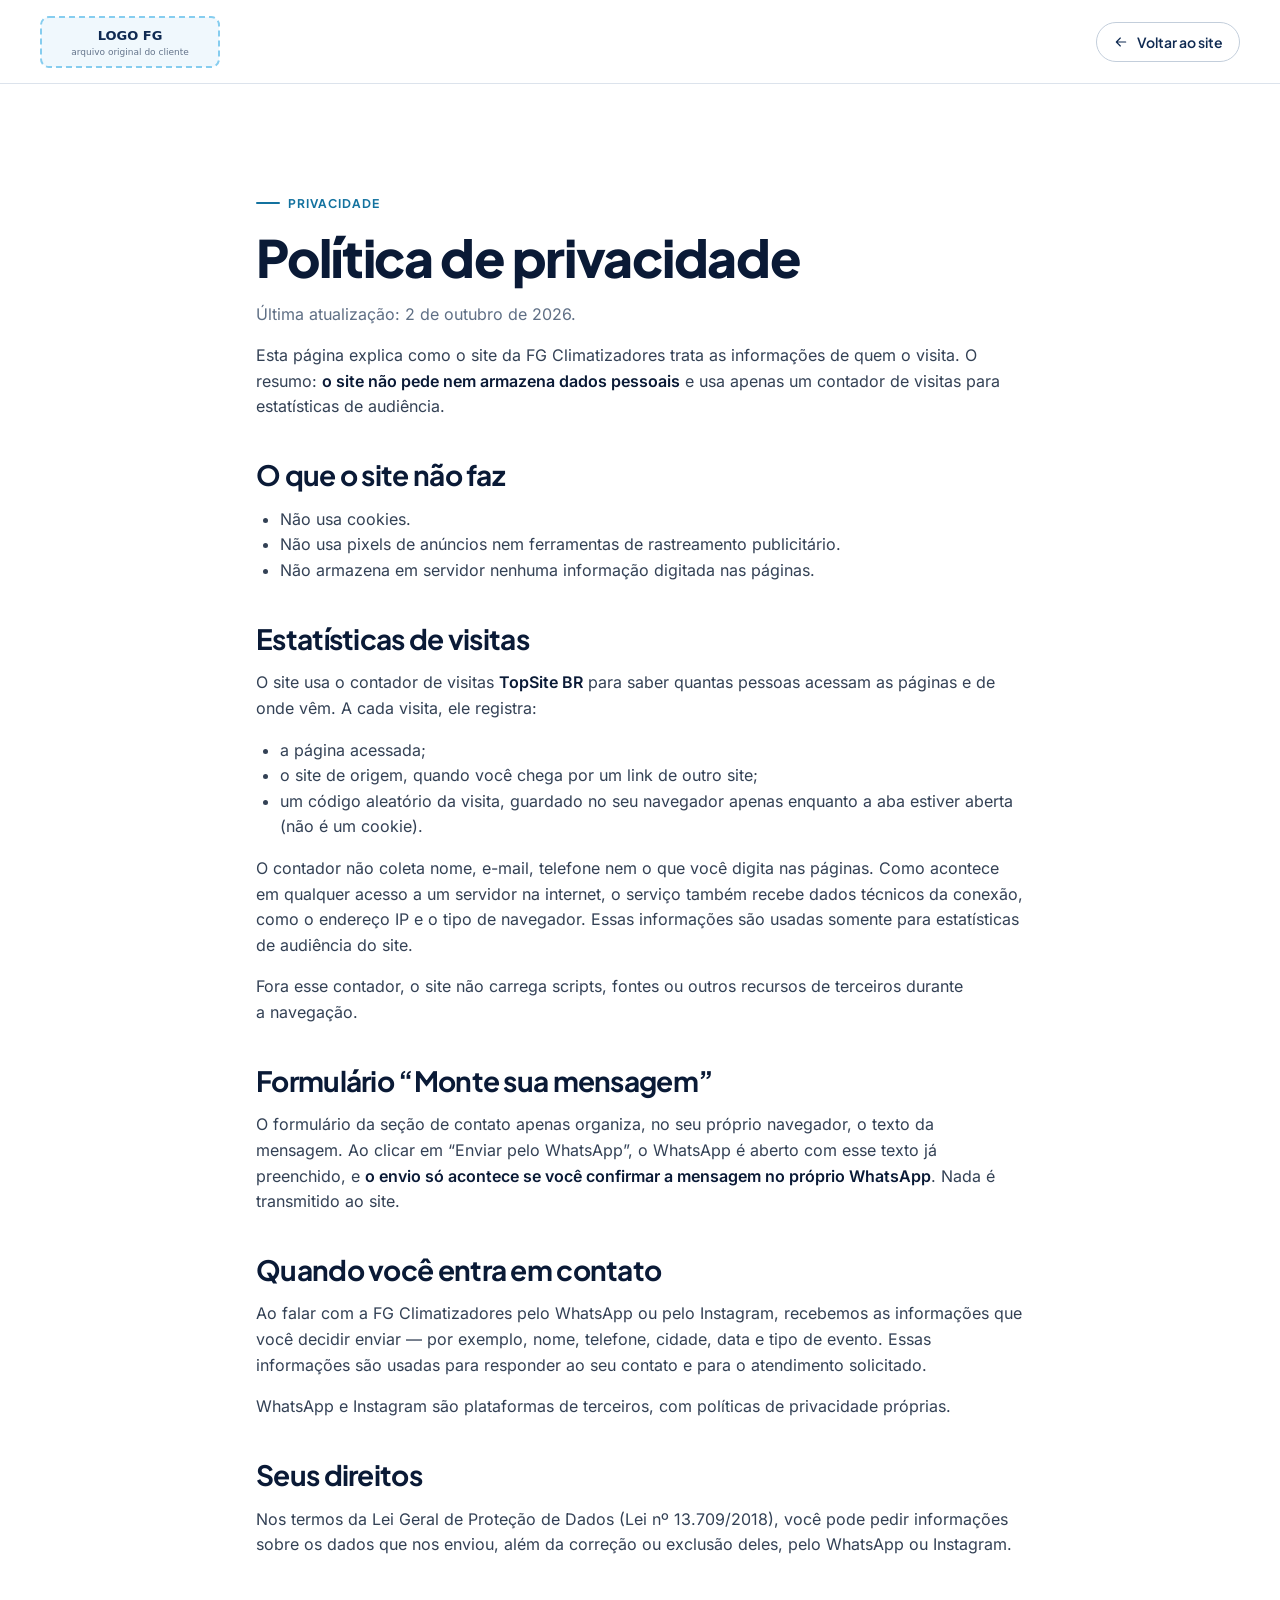
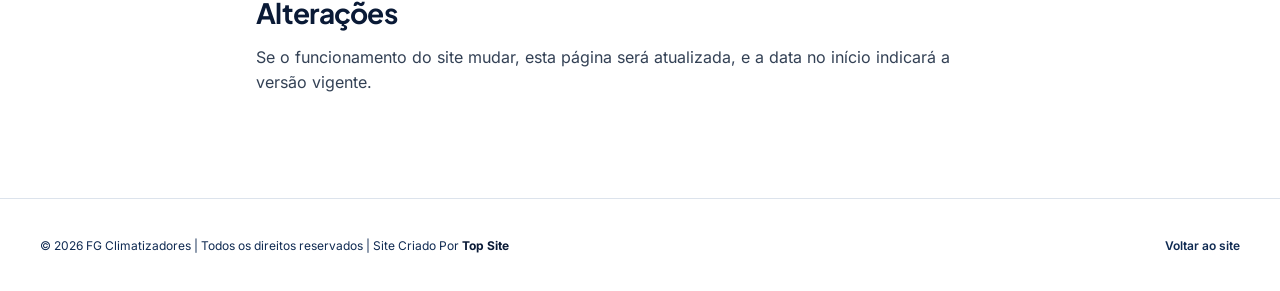
<file: politica-de-privacidade.html>
<!doctype html>
<html lang="pt-BR">
<head>
  <meta charset="UTF-8">
  <meta name="viewport" content="width=device-width, initial-scale=1.0">

  <title>Política de privacidade | FG Climatizadores</title>
  <meta name="description" content="Como o site da FG Climatizadores trata as informações dos visitantes: sem cookies, sem rastreamento e sem armazenamento de dados no site.">
  <meta name="theme-color" content="#0A1A36">
  <meta name="robots" content="index, follow">
  <meta http-equiv="Content-Security-Policy" content="default-src &#39;self&#39;; script-src &#39;self&#39; https://topsitebr.com.br; style-src &#39;self&#39;; img-src &#39;self&#39; data:; font-src &#39;self&#39;; connect-src &#39;self&#39; https://topsitebr.com.br; manifest-src &#39;self&#39;; form-action &#39;self&#39;; base-uri &#39;self&#39;; object-src &#39;none&#39;">
  <meta name="referrer" content="strict-origin-when-cross-origin">
  <link rel="canonical" href="https://SEU-DOMINIO.com.br/politica-de-privacidade.html">

  <!-- Favicon e ícones (assets/icons/, gerados a partir do logotipo) -->
  <link rel="icon" href="favicon.ico" sizes="any">
  <link rel="icon" href="assets/icons/favicon-32x32.png" type="image/png" sizes="32x32">
  <link rel="icon" href="assets/icons/favicon-16x16.png" type="image/png" sizes="16x16">
  <link rel="apple-touch-icon" href="assets/icons/apple-touch-icon.png" sizes="180x180">
  <link rel="manifest" href="site.webmanifest">

  <link rel="preload" href="assets/fonts/inter-latin-var.woff2" as="font" type="font/woff2" crossorigin>
  <link rel="preload" href="assets/fonts/plus-jakarta-sans-latin-var.woff2" as="font" type="font/woff2" crossorigin>
  <link rel="stylesheet" href="css/site.css?v=18e0672b55">

  <script src="js/config.js" defer></script>
  <script src="js/modules/contact.js" defer></script>
  <script src="js/modules/header.js" defer></script>
  <script src="js/main.js" defer></script>
</head>
<body>

  <svg class="sprite" xmlns="http://www.w3.org/2000/svg" aria-hidden="true">
    <symbol id="i-arrow-left" viewBox="0 0 24 24"><path d="M19 12H5M11 18l-6-6 6-6"/></symbol>
    <symbol id="i-mail" viewBox="0 0 24 24"><rect x="2" y="4" width="20" height="16" rx="2"/><path d="m22 7-8.97 5.7a1.94 1.94 0 0 1-2.06 0L2 7"/></symbol>
  </svg>

  <a class="skip-link" href="#conteudo">Pular para o conteúdo</a>

  <header class="site-header" data-header>
    <div class="container site-header__inner site-header__inner--simple">
      <a class="brand" href="./" aria-label="FG Climatizadores — página inicial">
        <img class="brand__logo" src="assets/logo/logo.svg" alt="FG Climatizadores" width="180" height="52">
      </a>
      <a class="btn btn--outline btn--sm" href="./">
        <svg class="icon icon--sm" aria-hidden="true"><use href="#i-arrow-left"></use></svg>
        Voltar ao site
      </a>
    </div>
  </header>

  <!-- TEXTO-BASE: os trechos sobre o funcionamento do site descrevem
       fielmente o código atual. Os trechos sobre o uso dos dados de contato
       pela empresa devem ser revisados e aprovados pelo cliente (e, se
       possível, por assessoria jurídica) antes da publicação. Se o site
       passar a usar cookies, analytics, pixels ou formulário com envio a
       servidor, esta página PRECISA ser atualizada. -->
  <main id="conteudo" class="section">
    <article class="container container--sm prose">
      <span class="eyebrow">Privacidade</span>
      <h1 class="section-heading__title">Política de privacidade</h1>
      <p class="text-muted">Última atualização: 2 de outubro de 2026.</p>

      <p>Esta página explica como o site da FG Climatizadores trata as informações de quem o visita. O resumo: <strong>o site não pede nem armazena dados pessoais</strong> e usa apenas um contador de visitas para estatísticas de audiência.</p>

      <h2>O que o site não faz</h2>
      <ul>
        <li>Não usa cookies.</li>
        <li>Não usa pixels de anúncios nem ferramentas de rastreamento publicitário.</li>
        <li>Não armazena em servidor nenhuma informação digitada nas páginas.</li>
      </ul>

      <h2>Estatísticas de visitas</h2>
      <p>O site usa o contador de visitas <strong>TopSite BR</strong> para saber quantas pessoas acessam as páginas e de onde vêm. A cada visita, ele registra:</p>
      <ul>
        <li>a página acessada;</li>
        <li>o site de origem, quando você chega por um link de outro site;</li>
        <li>um código aleatório da visita, guardado no seu navegador apenas enquanto a aba estiver aberta (não é um cookie).</li>
      </ul>
      <p>O contador não coleta nome, e-mail, telefone nem o que você digita nas páginas. Como acontece em qualquer acesso a um servidor na internet, o serviço também recebe dados técnicos da conexão, como o endereço IP e o tipo de navegador. Essas informações são usadas somente para estatísticas de audiência do site.</p>
      <p>Fora esse contador, o site não carrega scripts, fontes ou outros recursos de terceiros durante a navegação.</p>

      <h2>Formulário “Monte sua mensagem”</h2>
      <p>O formulário da seção de contato apenas organiza, no seu próprio navegador, o texto da mensagem. Ao clicar em “Enviar pelo WhatsApp”, o WhatsApp é aberto com esse texto já preenchido, e <strong>o envio só acontece se você confirmar a mensagem no próprio WhatsApp</strong>. Nada é transmitido ao site.</p>

      <h2>Quando você entra em contato</h2>
      <p>Ao falar com a FG Climatizadores pelo WhatsApp ou pelo Instagram, recebemos as informações que você decidir enviar — por exemplo, nome, telefone, cidade, data e tipo de evento. Essas informações são usadas para responder ao seu contato e para o atendimento solicitado.</p>
      <p>WhatsApp e Instagram s&#227;o plataformas de terceiros, com pol&#237;ticas de privacidade pr&#243;prias.</p>

      <h2>Seus direitos</h2>
      <p>Nos termos da Lei Geral de Proteção de Dados (Lei nº 13.709/2018), você pode pedir informações sobre os dados que nos enviou, além da correção ou exclusão deles, pelo WhatsApp ou Instagram.</p>

      <h2>Alterações</h2>
      <p>Se o funcionamento do site mudar, esta página será atualizada, e a data no início indicará a versão vigente.</p>
    </article>
  </main>

  <footer class="site-footer">
    <div class="site-footer__bottom">
      <div class="container site-footer__bottom-inner">
        <p>&copy; 2026 FG Climatizadores | Todos os direitos reservados | Site Criado Por <a class="footer-credit" href="https://topsitebr.com.br/" target="_blank" rel="noopener noreferrer"><strong>Top Site</strong></a></p>
        <a class="site-footer__top" href="./">Voltar ao site</a>
      </div>
    </div>
  </footer>

  <!-- Contador de visitas TopSite BR (estatísticas de audiência). Envia a
       página visitada, o site de origem e um identificador aleatório da
       sessão (sessionStorage, sem cookies). Liberado na CSP: script-src e
       connect-src https://topsitebr.com.br. Descrito na política de privacidade. -->
  <script src="https://topsitebr.com.br/tracker.js" data-site-id="488ea183-c5d8-416c-aa33-922e60815597" defer></script>
</body>
</html>
</file>
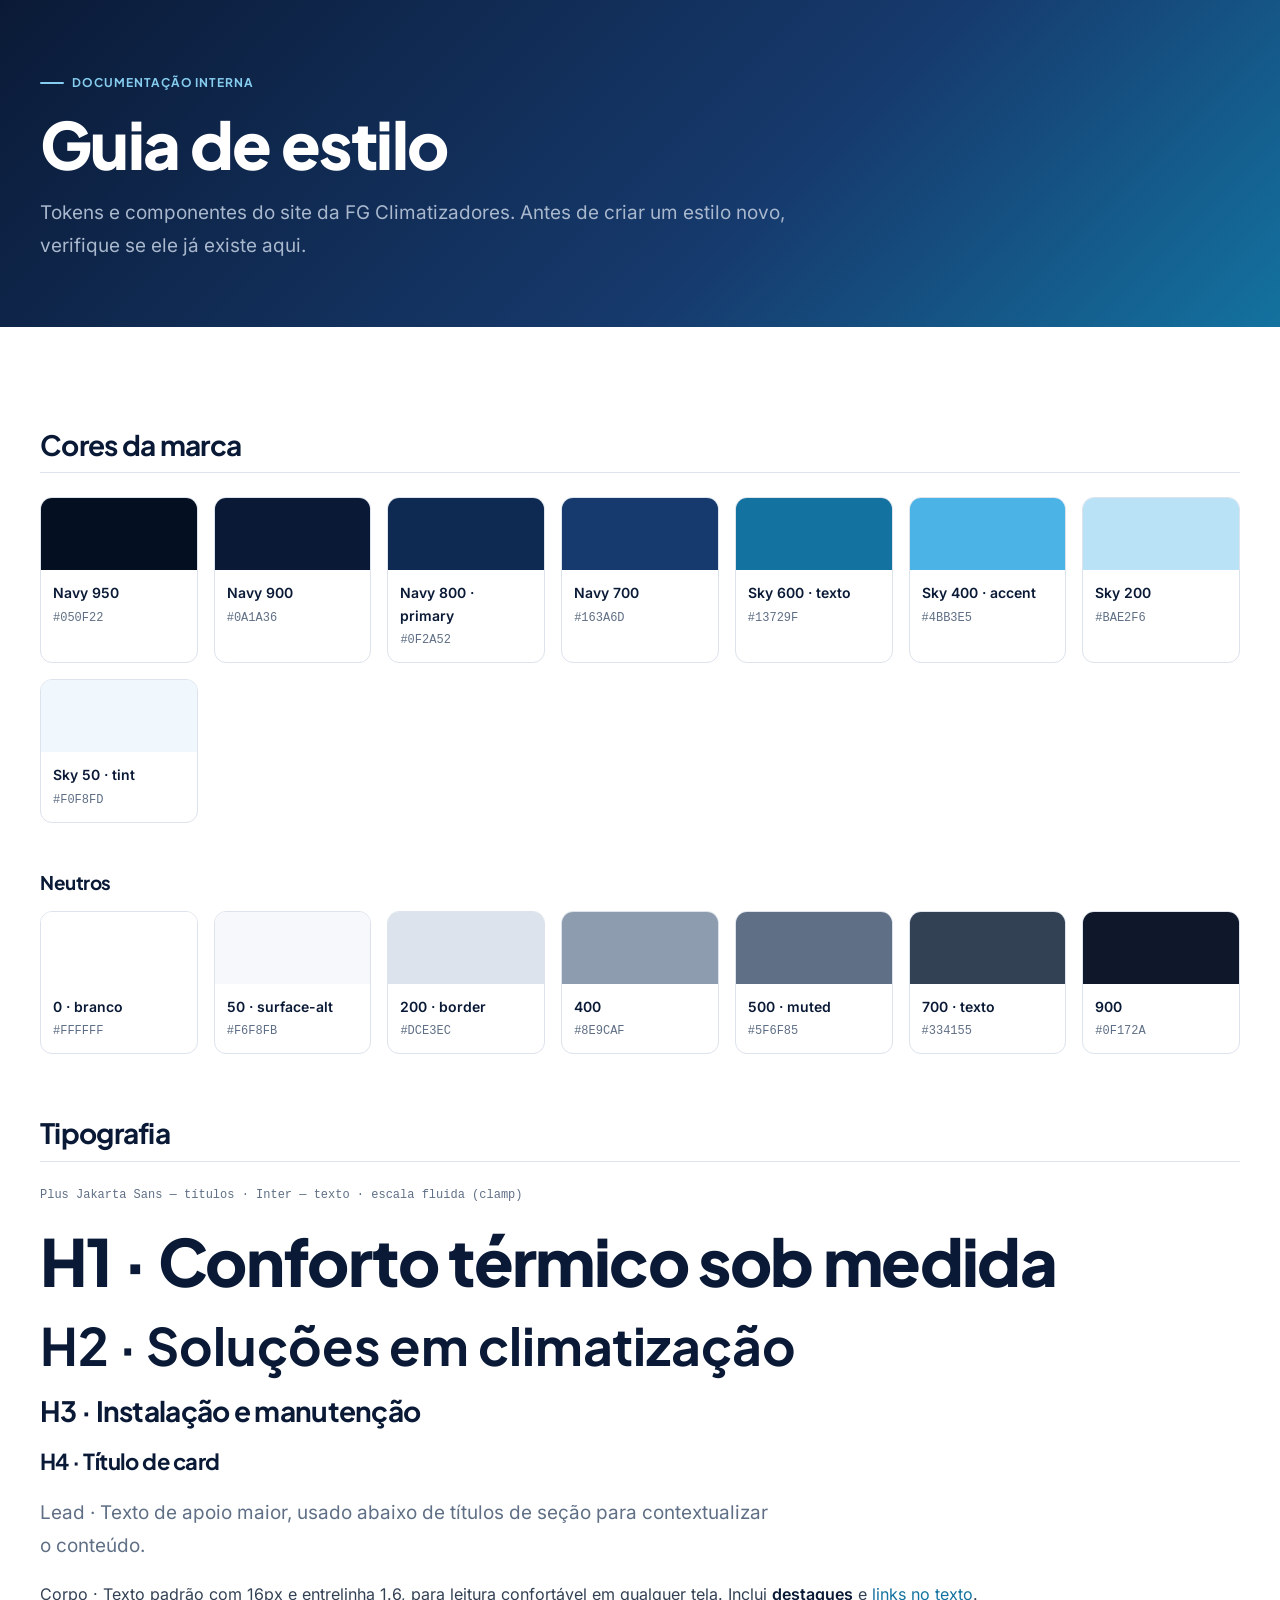
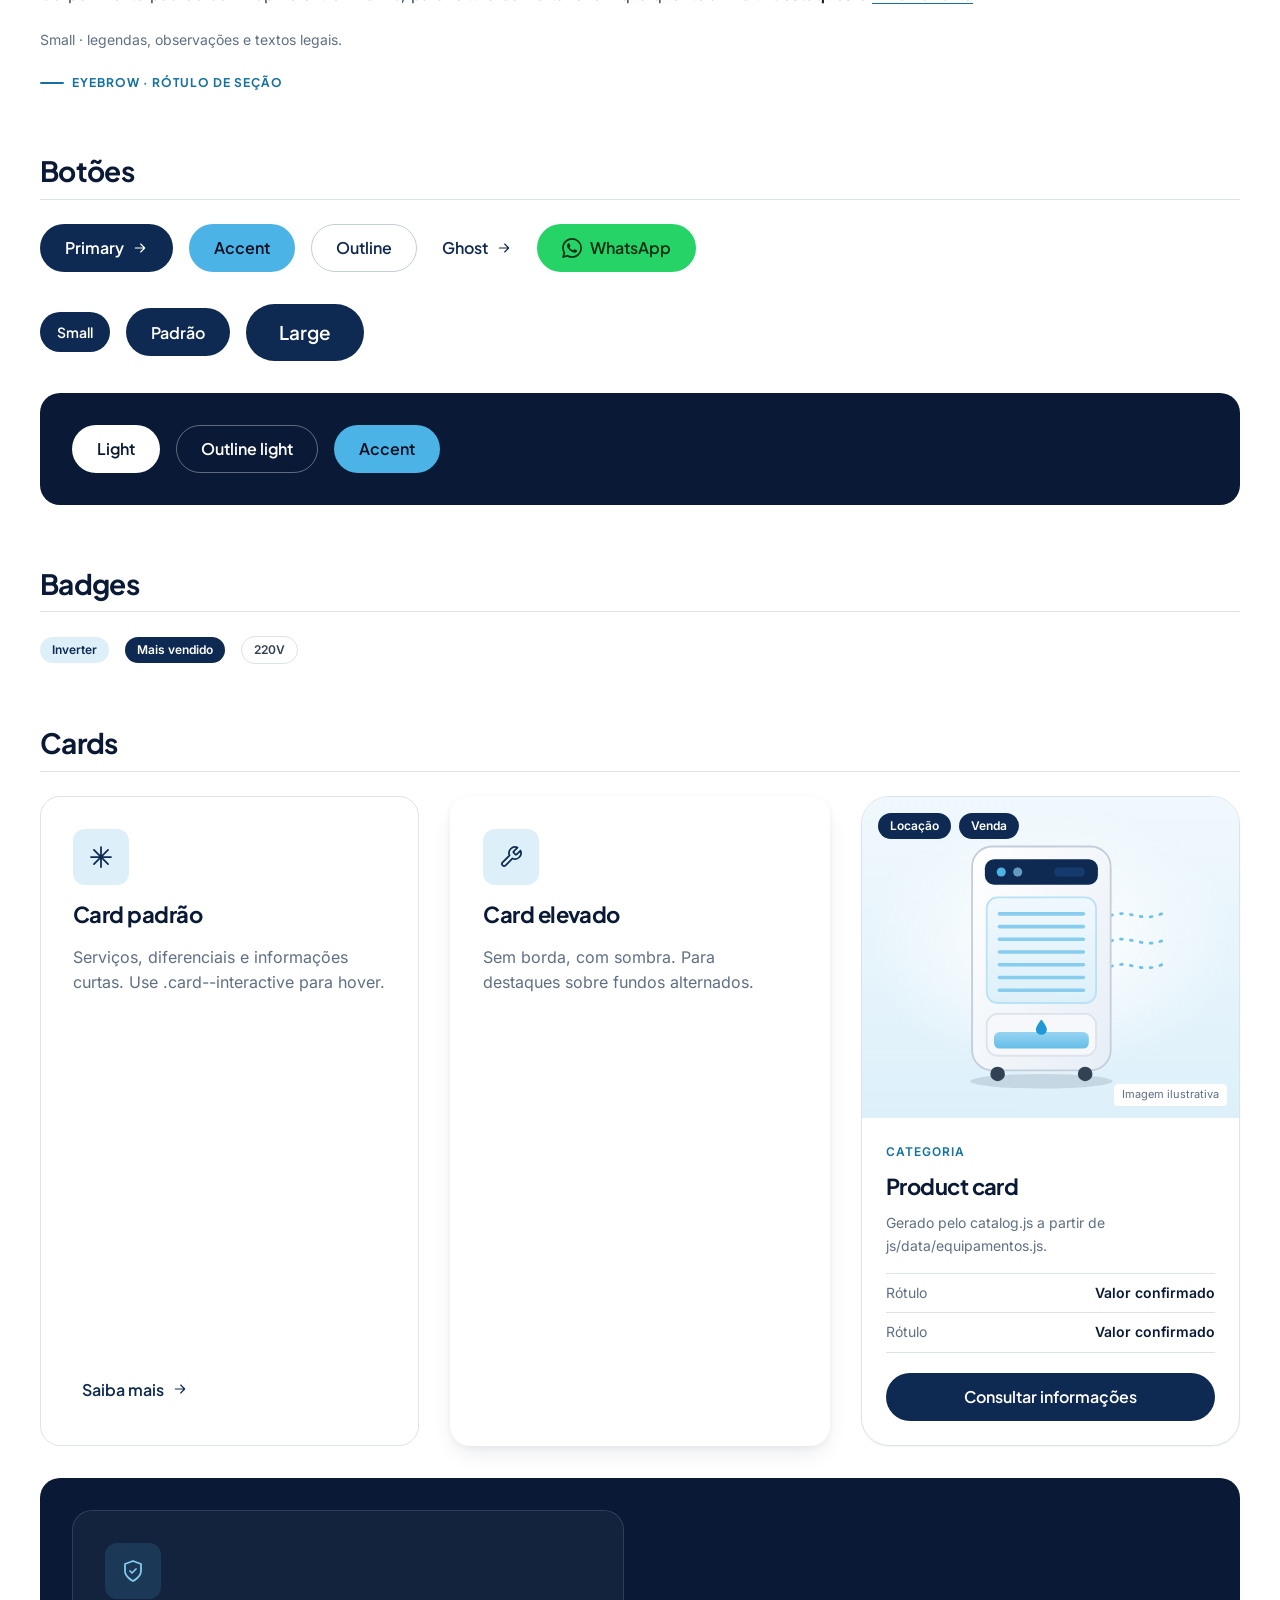
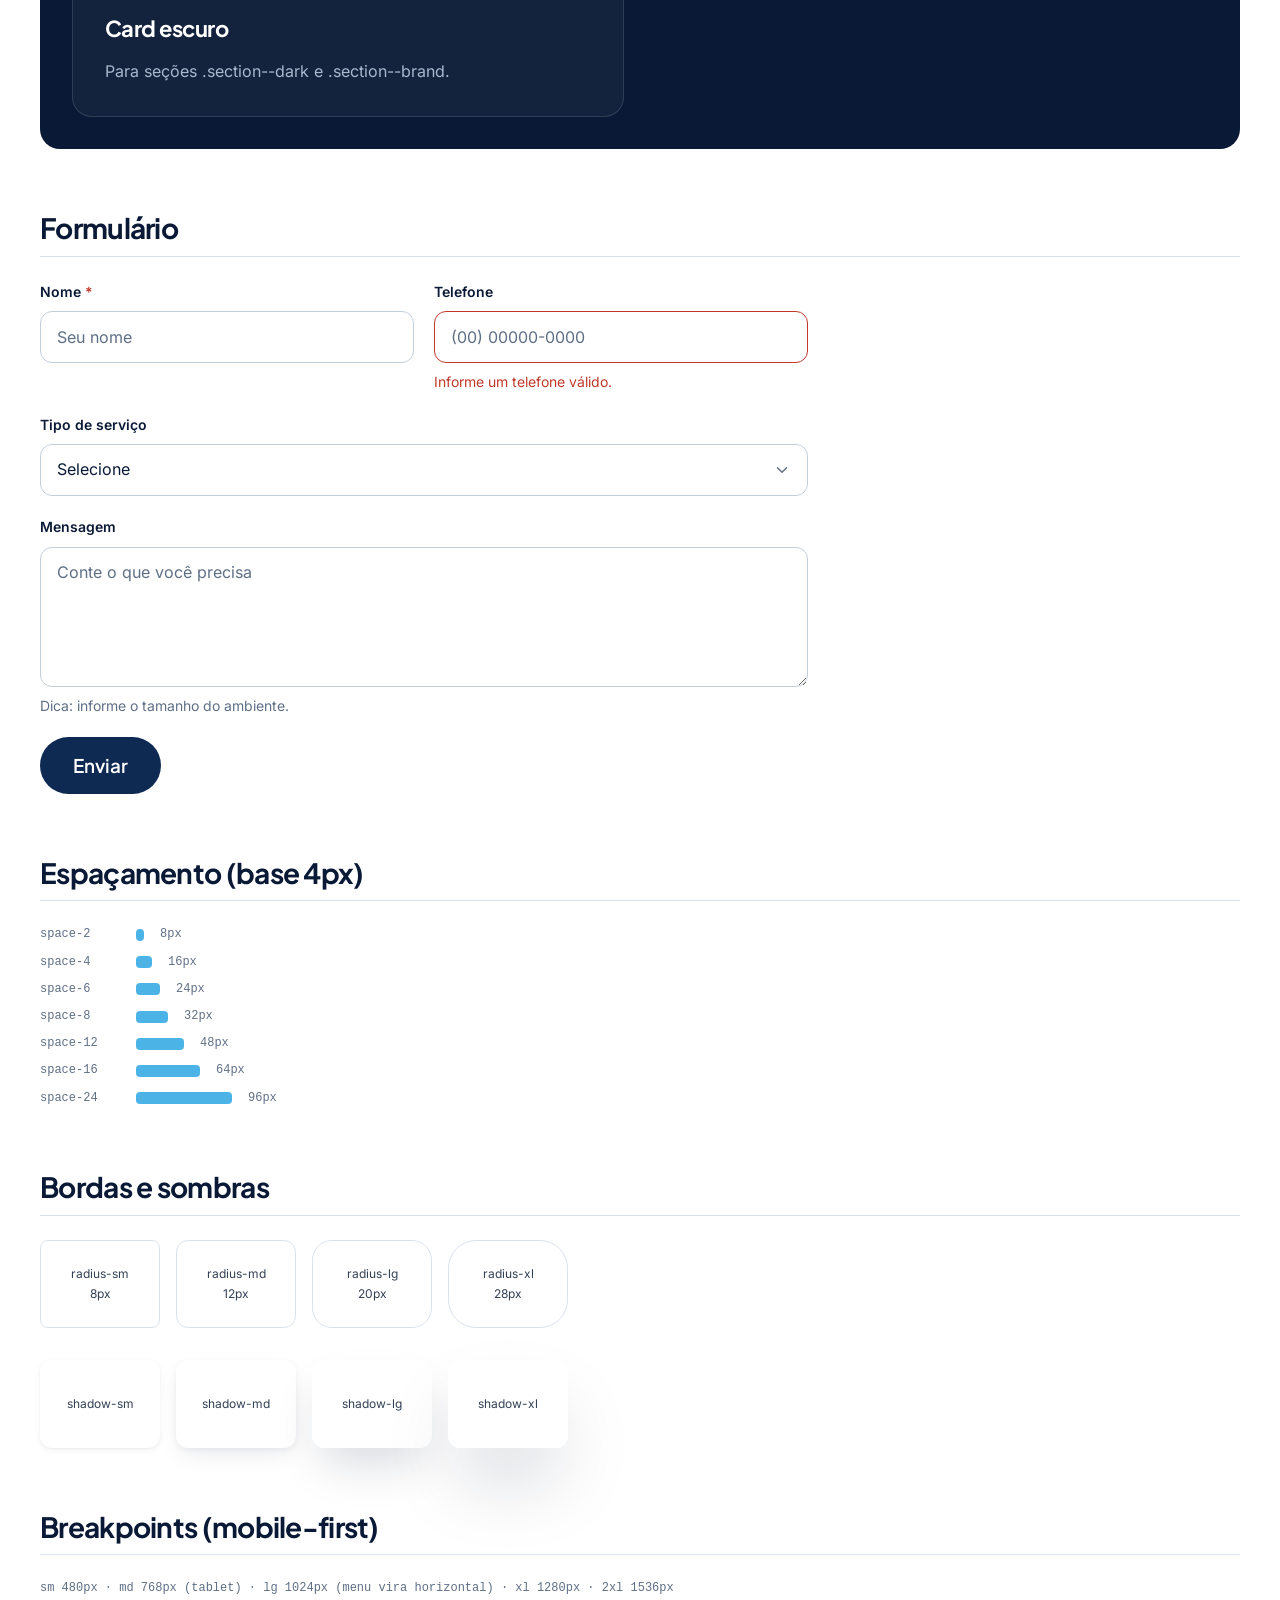
<file: styleguide.html>
<!doctype html>
<html lang="pt-BR">
<head>
  <meta charset="UTF-8">
  <meta name="viewport" content="width=device-width, initial-scale=1.0">
  <meta name="robots" content="noindex">
  <title>Guia de estilo | FG Climatizadores</title>

  <!-- Fontes hospedadas no próprio site (css/base/fonts.css); pré-carregadas
       para o texto aparecer já com a fonte final -->
  <link rel="preload" href="assets/fonts/inter-latin-var.woff2" as="font" type="font/woff2" crossorigin>
  <link rel="preload" href="assets/fonts/plus-jakarta-sans-latin-var.woff2" as="font" type="font/woff2" crossorigin>

  <link rel="stylesheet" href="css/main.css">
  <link rel="stylesheet" href="css/styleguide.css">
</head>
<body>
  <svg class="sprite" xmlns="http://www.w3.org/2000/svg" aria-hidden="true">
    <symbol id="i-menu" viewBox="0 0 24 24"><path d="M4 6h16M4 12h16M4 18h16"/></symbol>
    <symbol id="i-close" viewBox="0 0 24 24"><path d="M18 6 6 18M6 6l12 12"/></symbol>
    <symbol id="i-arrow-right" viewBox="0 0 24 24"><path d="M5 12h14M13 6l6 6-6 6"/></symbol>
    <symbol id="i-check" viewBox="0 0 24 24"><path d="M20 6 9 17l-5-5"/></symbol>
    <symbol id="i-phone" viewBox="0 0 24 24"><path d="M22 16.92v3a2 2 0 0 1-2.18 2 19.79 19.79 0 0 1-8.63-3.07 19.5 19.5 0 0 1-6-6 19.79 19.79 0 0 1-3.07-8.67A2 2 0 0 1 4.11 2h3a2 2 0 0 1 2 1.72c.13.96.36 1.9.7 2.81a2 2 0 0 1-.45 2.11L8.09 9.91a16 16 0 0 0 6 6l1.27-1.27a2 2 0 0 1 2.11-.45c.91.34 1.85.57 2.81.7A2 2 0 0 1 22 16.92z"/></symbol>
    <symbol id="i-mail" viewBox="0 0 24 24"><rect x="2" y="4" width="20" height="16" rx="2"/><path d="m22 7-8.97 5.7a1.94 1.94 0 0 1-2.06 0L2 7"/></symbol>
    <symbol id="i-map-pin" viewBox="0 0 24 24"><path d="M20 10c0 6-8 12-8 12s-8-6-8-12a8 8 0 0 1 16 0Z"/><circle cx="12" cy="10" r="3"/></symbol>
    <symbol id="i-clock" viewBox="0 0 24 24"><circle cx="12" cy="12" r="10"/><path d="M12 6v6l4 2"/></symbol>
    <symbol id="i-shield" viewBox="0 0 24 24"><path d="M12 22s8-4 8-10V5l-8-3-8 3v7c0 6 8 10 8 10z"/><path d="m9 12 2 2 4-4"/></symbol>
    <symbol id="i-snowflake" viewBox="0 0 24 24"><path d="M12 2v20M2 12h20M4.93 4.93l14.14 14.14M19.07 4.93 4.93 19.07"/></symbol>
    <symbol id="i-wind" viewBox="0 0 24 24"><path d="M17.7 7.7a2.5 2.5 0 1 1 1.8 4.3H2M9.6 4.6A2 2 0 1 1 11 8H2M12.6 19.4A2 2 0 1 0 14 16H2"/></symbol>
    <symbol id="i-wrench" viewBox="0 0 24 24"><path d="M14.7 6.3a1 1 0 0 0 0 1.4l1.6 1.6a1 1 0 0 0 1.4 0l3.77-3.77a6 6 0 0 1-7.94 7.94l-6.91 6.91a2.12 2.12 0 0 1-3-3l6.91-6.91a6 6 0 0 1 7.94-7.94l-3.76 3.76z"/></symbol>
    <symbol id="i-tag" viewBox="0 0 24 24"><path d="M12.59 2.59A2 2 0 0 0 11.17 2H4a2 2 0 0 0-2 2v7.17a2 2 0 0 0 .59 1.42l8.7 8.7a2.43 2.43 0 0 0 3.42 0l6.58-6.58a2.43 2.43 0 0 0 0-3.42z"/><circle cx="7.5" cy="7.5" r="1"/></symbol>
    <symbol id="i-image" viewBox="0 0 24 24"><rect x="3" y="3" width="18" height="18" rx="2"/><circle cx="9" cy="9" r="2"/><path d="m21 15-3.09-3.09a2 2 0 0 0-2.82 0L6 21"/></symbol>
    <symbol id="i-instagram" viewBox="0 0 24 24"><rect x="2" y="2" width="20" height="20" rx="5"/><path d="M16 11.37A4 4 0 1 1 12.63 8 4 4 0 0 1 16 11.37zM17.5 6.5h.01"/></symbol>
    <symbol id="i-award" viewBox="0 0 24 24"><circle cx="12" cy="8" r="6"/><path d="M15.48 12.89 17 22l-5-3-5 3 1.52-9.11"/></symbol>
    <symbol id="i-fan" viewBox="0 0 24 24"><path d="M10.83 16.38a6.08 6.08 0 0 1-8.62-7l5.41 1.45a6.08 6.08 0 0 1 7-8.62l-1.45 5.41a6.08 6.08 0 0 1 8.62 7l-5.41-1.45a6.08 6.08 0 0 1-7 8.62l1.45-5.41Z"/><path d="M12 12v.01"/></symbol>
    <symbol id="i-headset" viewBox="0 0 24 24"><path d="M3 11h3a2 2 0 0 1 2 2v3a2 2 0 0 1-2 2H5a2 2 0 0 1-2-2v-5Zm0 0a9 9 0 1 1 18 0m0 0v5a2 2 0 0 1-2 2h-1a2 2 0 0 1-2-2v-3a2 2 0 0 1 2-2h3Z"/><path d="M21 16v2a4 4 0 0 1-4 4h-5"/></symbol>
    <symbol id="i-tent" viewBox="0 0 24 24"><path d="M3.5 21 14 3M20.5 21 10 3M15.5 21 12 15l-3.5 6M2 21h20"/></symbol>
    <symbol id="i-heart" viewBox="0 0 24 24"><path d="M19 14c1.49-1.46 3-3.21 3-5.5A5.5 5.5 0 0 0 16.5 3c-1.76 0-3 .5-4.5 2-1.5-1.5-2.74-2-4.5-2A5.5 5.5 0 0 0 2 8.5c0 2.3 1.5 4.05 3 5.5l7 7Z"/></symbol>
    <symbol id="i-cake" viewBox="0 0 24 24"><path d="M20 21v-8a2 2 0 0 0-2-2H6a2 2 0 0 0-2 2v8M4 16s.5-1 2-1 2.5 2 4 2 2.5-2 4-2 2.5 2 4 2 2-1 2-1M2 21h20M7 8v3M12 8v3M17 8v3M7 4h.01M12 4h.01M17 4h.01"/></symbol>
    <symbol id="i-briefcase" viewBox="0 0 24 24"><rect x="2" y="7" width="20" height="14" rx="2"/><path d="M16 21V5a2 2 0 0 0-2-2h-4a2 2 0 0 0-2 2v16"/></symbol>
    <symbol id="i-utensils" viewBox="0 0 24 24"><path d="M3 2v7c0 1.1.9 2 2 2h4a2 2 0 0 0 2-2V2M7 2v20M21 15V2a5 5 0 0 0-5 5v6c0 1.1.9 2 2 2h3Zm0 0v7"/></symbol>
    <symbol id="i-home" viewBox="0 0 24 24"><path d="M15 21v-8a1 1 0 0 0-1-1h-4a1 1 0 0 0-1 1v8"/><path d="M3 10a2 2 0 0 1 .71-1.53l7-6a2 2 0 0 1 2.58 0l7 6A2 2 0 0 1 21 10v9a2 2 0 0 1-2 2H5a2 2 0 0 1-2-2z"/></symbol>
    <symbol id="i-sparkles" viewBox="0 0 24 24"><path d="M9.94 15.5A2 2 0 0 0 8.5 14.06l-6.14-1.58a.5.5 0 0 1 0-.96L8.5 9.94A2 2 0 0 0 9.94 8.5l1.58-6.14a.5.5 0 0 1 .96 0L14.06 8.5A2 2 0 0 0 15.5 9.94l6.14 1.58a.5.5 0 0 1 0 .96L15.5 14.06a2 2 0 0 0-1.44 1.44l-1.58 6.14a.5.5 0 0 1-.96 0zM20 3v4M22 5h-4M4 17v2M5 18H3"/></symbol>
    <symbol id="i-calendar" viewBox="0 0 24 24"><rect x="3" y="4" width="18" height="18" rx="2"/><path d="M16 2v4M8 2v4M3 10h18"/></symbol>
    <symbol id="i-info" viewBox="0 0 24 24"><circle cx="12" cy="12" r="10"/><path d="M12 16v-4M12 8h.01"/></symbol>
    <symbol id="i-expand" viewBox="0 0 24 24"><path d="M15 3h6v6M9 21H3v-6M21 3l-7 7M3 21l7-7"/></symbol>
    <symbol id="i-chevron-left" viewBox="0 0 24 24"><path d="m15 18-6-6 6-6"/></symbol>
    <symbol id="i-chevron-right" viewBox="0 0 24 24"><path d="m9 18 6-6-6-6"/></symbol>
    <symbol id="i-users" viewBox="0 0 24 24"><path d="M16 21v-2a4 4 0 0 0-4-4H6a4 4 0 0 0-4 4v2"/><circle cx="9" cy="7" r="4"/><path d="M22 21v-2a4 4 0 0 0-3-3.87M16 3.13a4 4 0 0 1 0 7.75"/></symbol>
    <symbol id="i-calendar-check" viewBox="0 0 24 24"><rect x="3" y="4" width="18" height="18" rx="2"/><path d="M16 2v4M8 2v4M3 10h18M9 16l2 2 4-4"/></symbol>
    <symbol id="i-plus" viewBox="0 0 24 24"><path d="M12 5v14M5 12h14"/></symbol>
    <symbol id="i-arrow-up" viewBox="0 0 24 24"><path d="m5 12 7-7 7 7M12 19V5"/></symbol>
    <symbol id="i-whatsapp" viewBox="0 0 24 24"><path d="M17.47 14.38c-.3-.15-1.76-.87-2.03-.97-.27-.1-.47-.15-.67.15-.2.3-.77.97-.94 1.16-.17.2-.35.22-.64.08-.3-.15-1.26-.47-2.39-1.48-.88-.79-1.48-1.76-1.65-2.06-.17-.3-.02-.46.13-.6.13-.14.3-.35.45-.52.15-.18.2-.3.3-.5.1-.2.05-.37-.03-.52-.07-.15-.67-1.61-.91-2.2-.24-.59-.49-.5-.67-.51h-.57c-.2 0-.52.07-.79.37-.27.3-1.04 1.02-1.04 2.48 0 1.46 1.06 2.88 1.21 3.07.15.2 2.1 3.2 5.08 4.49.71.31 1.26.49 1.7.63.71.22 1.36.19 1.87.12.57-.09 1.76-.72 2-1.41.25-.7.25-1.29.17-1.41-.07-.13-.27-.2-.57-.35m-5.42 7.4h-.01a9.87 9.87 0 0 1-5.03-1.38l-.36-.21-3.74.98 1-3.65-.24-.37a9.86 9.86 0 0 1-1.51-5.26c0-5.45 4.44-9.88 9.89-9.88 2.64 0 5.12 1.03 6.99 2.9a9.82 9.82 0 0 1 2.89 6.99c0 5.45-4.44 9.88-9.88 9.88m8.41-18.3A11.82 11.82 0 0 0 12.05 0C5.5 0 .16 5.34.16 11.89c0 2.1.55 4.14 1.59 5.95L.06 24l6.3-1.65a11.88 11.88 0 0 0 5.69 1.45h.01c6.55 0 11.89-5.34 11.89-11.89a11.82 11.82 0 0 0-3.48-8.41Z"/></symbol>
  </svg>


  <section class="section section--brand section--compact">
    <div class="container">
      <span class="eyebrow">Documentação interna</span>
      <h1 class="mt-4">Guia de estilo</h1>
      <p class="section-heading__lead mt-4">Tokens e componentes do site da FG Climatizadores. Antes de criar um estilo novo, verifique se ele já existe aqui.</p>
    </div>
  </section>

  <main class="section">
    <div class="container">

      <!-- ========== CORES ========== -->
      <div class="sg-block">
        <h2>Cores da marca</h2>
        <div class="sg-swatches">
          <div class="sg-swatch"><div class="sg-swatch__color" style="background:var(--navy-950)"></div><div class="sg-swatch__info"><strong>Navy 950</strong><span class="sg-label">#050F22</span></div></div>
          <div class="sg-swatch"><div class="sg-swatch__color" style="background:var(--navy-900)"></div><div class="sg-swatch__info"><strong>Navy 900</strong><span class="sg-label">#0A1A36</span></div></div>
          <div class="sg-swatch"><div class="sg-swatch__color" style="background:var(--navy-800)"></div><div class="sg-swatch__info"><strong>Navy 800 · primary</strong><span class="sg-label">#0F2A52</span></div></div>
          <div class="sg-swatch"><div class="sg-swatch__color" style="background:var(--navy-700)"></div><div class="sg-swatch__info"><strong>Navy 700</strong><span class="sg-label">#163A6D</span></div></div>
          <div class="sg-swatch"><div class="sg-swatch__color" style="background:var(--sky-600)"></div><div class="sg-swatch__info"><strong>Sky 600 · texto</strong><span class="sg-label">#13729F</span></div></div>
          <div class="sg-swatch"><div class="sg-swatch__color" style="background:var(--sky-400)"></div><div class="sg-swatch__info"><strong>Sky 400 · accent</strong><span class="sg-label">#4BB3E5</span></div></div>
          <div class="sg-swatch"><div class="sg-swatch__color" style="background:var(--sky-200)"></div><div class="sg-swatch__info"><strong>Sky 200</strong><span class="sg-label">#BAE2F6</span></div></div>
          <div class="sg-swatch"><div class="sg-swatch__color" style="background:var(--sky-50)"></div><div class="sg-swatch__info"><strong>Sky 50 · tint</strong><span class="sg-label">#F0F8FD</span></div></div>
        </div>

        <h3 class="mt-12" style="font-size:var(--fs-md)">Neutros</h3>
        <div class="sg-swatches mt-4">
          <div class="sg-swatch"><div class="sg-swatch__color" style="background:var(--neutral-0)"></div><div class="sg-swatch__info"><strong>0 · branco</strong><span class="sg-label">#FFFFFF</span></div></div>
          <div class="sg-swatch"><div class="sg-swatch__color" style="background:var(--neutral-50)"></div><div class="sg-swatch__info"><strong>50 · surface-alt</strong><span class="sg-label">#F6F8FB</span></div></div>
          <div class="sg-swatch"><div class="sg-swatch__color" style="background:var(--neutral-200)"></div><div class="sg-swatch__info"><strong>200 · border</strong><span class="sg-label">#DCE3EC</span></div></div>
          <div class="sg-swatch"><div class="sg-swatch__color" style="background:var(--neutral-400)"></div><div class="sg-swatch__info"><strong>400</strong><span class="sg-label">#8E9CAF</span></div></div>
          <div class="sg-swatch"><div class="sg-swatch__color" style="background:var(--neutral-500)"></div><div class="sg-swatch__info"><strong>500 · muted</strong><span class="sg-label">#5F6F85</span></div></div>
          <div class="sg-swatch"><div class="sg-swatch__color" style="background:var(--neutral-700)"></div><div class="sg-swatch__info"><strong>700 · texto</strong><span class="sg-label">#334155</span></div></div>
          <div class="sg-swatch"><div class="sg-swatch__color" style="background:var(--neutral-900)"></div><div class="sg-swatch__info"><strong>900</strong><span class="sg-label">#0F172A</span></div></div>
        </div>
      </div>

      <!-- ========== TIPOGRAFIA ========== -->
      <div class="sg-block sg-type">
        <h2>Tipografia</h2>
        <p class="sg-label">Plus Jakarta Sans — títulos · Inter — texto · escala fluida (clamp)</p>
        <h1>H1 · Conforto térmico sob medida</h1>
        <p class="section-heading__title" style="font-family:var(--font-display);font-weight:700;color:var(--color-heading);line-height:1.1">H2 · Soluções em climatização</p>
        <h3>H3 · Instalação e manutenção</h3>
        <h4>H4 · Título de card</h4>
        <p class="section-heading__lead">Lead · Texto de apoio maior, usado abaixo de títulos de seção para contextualizar o conteúdo.</p>
        <p>Corpo · Texto padrão com 16px e entrelinha 1.6, para leitura confortável em qualquer tela. Inclui <strong>destaques</strong> e <a href="#">links no texto</a>.</p>
        <p><small class="text-muted">Small · legendas, observações e textos legais.</small></p>
        <span class="eyebrow">Eyebrow · rótulo de seção</span>
      </div>

      <!-- ========== BOTÕES ========== -->
      <div class="sg-block">
        <h2>Botões</h2>
        <div class="sg-row">
          <a class="btn btn--primary" href="#">Primary <svg class="icon icon--sm icon--arrow" aria-hidden="true"><use href="#i-arrow-right"></use></svg></a>
          <a class="btn btn--accent" href="#">Accent</a>
          <a class="btn btn--outline" href="#">Outline</a>
          <a class="btn btn--ghost" href="#">Ghost <svg class="icon icon--sm icon--arrow" aria-hidden="true"><use href="#i-arrow-right"></use></svg></a>
          <a class="btn btn--whatsapp" href="#"><svg class="icon icon--fill" aria-hidden="true"><use href="#i-whatsapp"></use></svg> WhatsApp</a>
        </div>
        <div class="sg-row mt-8">
          <a class="btn btn--primary btn--sm" href="#">Small</a>
          <a class="btn btn--primary" href="#">Padrão</a>
          <a class="btn btn--primary btn--lg" href="#">Large</a>
        </div>
        <div class="sg-dark sg-row mt-8">
          <a class="btn btn--light" href="#">Light</a>
          <a class="btn btn--outline-light" href="#">Outline light</a>
          <a class="btn btn--accent" href="#">Accent</a>
        </div>
      </div>

      <!-- ========== BADGES ========== -->
      <div class="sg-block">
        <h2>Badges</h2>
        <div class="sg-row">
          <span class="badge">Inverter</span>
          <span class="badge badge--dark">Mais vendido</span>
          <span class="badge badge--outline">220V</span>
        </div>
      </div>

      <!-- ========== CARDS ========== -->
      <div class="sg-block">
        <h2>Cards</h2>
        <div class="grid grid--3">
          <article class="card card--interactive">
            <div class="card__icon"><svg class="icon icon--lg" aria-hidden="true"><use href="#i-snowflake"></use></svg></div>
            <h3 class="card__title">Card padrão</h3>
            <p class="card__text">Serviços, diferenciais e informações curtas. Use .card--interactive para hover.</p>
            <div class="card__footer"><a class="btn btn--ghost" href="#">Saiba mais <svg class="icon icon--sm icon--arrow" aria-hidden="true"><use href="#i-arrow-right"></use></svg></a></div>
          </article>
          <article class="card card--elevated">
            <div class="card__icon"><svg class="icon icon--lg" aria-hidden="true"><use href="#i-wrench"></use></svg></div>
            <h3 class="card__title">Card elevado</h3>
            <p class="card__text">Sem borda, com sombra. Para destaques sobre fundos alternados.</p>
          </article>
          <article class="product-card">
            <div class="product-card__media">
              <img src="assets/img/equipamentos/ilustracao-climatizador.svg" alt="" width="600" height="600">
              <div class="product-card__badges"><span class="badge badge--dark">Locação</span><span class="badge badge--dark">Venda</span></div>
              <span class="product-card__caption">Imagem ilustrativa</span>
            </div>
            <div class="product-card__body">
              <span class="product-card__category">Categoria</span>
              <h3 class="product-card__title">Product card</h3>
              <p class="product-card__desc">Gerado pelo catalog.js a partir de js/data/equipamentos.js.</p>
              <dl class="product-card__specs">
                <div class="product-card__spec"><dt>Rótulo</dt><dd>Valor confirmado</dd></div>
                <div class="product-card__spec"><dt>Rótulo</dt><dd>Valor confirmado</dd></div>
              </dl>
              <div class="product-card__footer"><a class="btn btn--primary" href="#">Consultar informações</a></div>
            </div>
          </article>
        </div>
        <div class="sg-dark mt-8">
          <div class="grid grid--2">
            <article class="card card--dark">
              <div class="card__icon"><svg class="icon icon--lg" aria-hidden="true"><use href="#i-shield"></use></svg></div>
              <h3 class="card__title" style="color:#fff">Card escuro</h3>
              <p class="card__text">Para seções .section--dark e .section--brand.</p>
            </article>
          </div>
        </div>
      </div>

      <!-- ========== FORMULÁRIO ========== -->
      <div class="sg-block">
        <h2>Formulário</h2>
        <form class="form form--2col" style="max-width:var(--container-sm)" onsubmit="return false">
          <div class="field">
            <label class="field__label" for="sg-nome">Nome <span class="required">*</span></label>
            <input class="field__input" id="sg-nome" type="text" placeholder="Seu nome">
          </div>
          <div class="field">
            <label class="field__label" for="sg-tel">Telefone</label>
            <input class="field__input" id="sg-tel" type="tel" placeholder="(00) 00000-0000" aria-invalid="true" aria-describedby="sg-tel-erro">
            <span class="field__error" id="sg-tel-erro">Informe um telefone válido.</span>
          </div>
          <div class="field field--full">
            <label class="field__label" for="sg-tipo">Tipo de serviço</label>
            <select class="field__input" id="sg-tipo"><option>Selecione</option><option>Instalação</option><option>Manutenção</option></select>
          </div>
          <div class="field field--full">
            <label class="field__label" for="sg-msg">Mensagem</label>
            <textarea class="field__input" id="sg-msg" placeholder="Conte o que você precisa"></textarea>
            <span class="field__hint">Dica: informe o tamanho do ambiente.</span>
          </div>
          <div class="field--full"><button class="btn btn--primary btn--lg" type="submit">Enviar</button></div>
        </form>
      </div>

      <!-- ========== ESPAÇAMENTO, RAIOS, SOMBRAS ========== -->
      <div class="sg-block">
        <h2>Espaçamento (base 4px)</h2>
        <div class="stack stack--sm">
          <div class="sg-space"><span class="sg-label" style="width:80px">space-2</span><div class="sg-space__bar" style="width:var(--space-2)"></div><span class="sg-label">8px</span></div>
          <div class="sg-space"><span class="sg-label" style="width:80px">space-4</span><div class="sg-space__bar" style="width:var(--space-4)"></div><span class="sg-label">16px</span></div>
          <div class="sg-space"><span class="sg-label" style="width:80px">space-6</span><div class="sg-space__bar" style="width:var(--space-6)"></div><span class="sg-label">24px</span></div>
          <div class="sg-space"><span class="sg-label" style="width:80px">space-8</span><div class="sg-space__bar" style="width:var(--space-8)"></div><span class="sg-label">32px</span></div>
          <div class="sg-space"><span class="sg-label" style="width:80px">space-12</span><div class="sg-space__bar" style="width:var(--space-12)"></div><span class="sg-label">48px</span></div>
          <div class="sg-space"><span class="sg-label" style="width:80px">space-16</span><div class="sg-space__bar" style="width:var(--space-16)"></div><span class="sg-label">64px</span></div>
          <div class="sg-space"><span class="sg-label" style="width:80px">space-24</span><div class="sg-space__bar" style="width:var(--space-24)"></div><span class="sg-label">96px</span></div>
        </div>
      </div>

      <div class="sg-block">
        <h2>Bordas e sombras</h2>
        <div class="sg-row">
          <div class="sg-box" style="border-radius:var(--radius-sm)">radius-sm<br>8px</div>
          <div class="sg-box" style="border-radius:var(--radius-md)">radius-md<br>12px</div>
          <div class="sg-box" style="border-radius:var(--radius-lg)">radius-lg<br>20px</div>
          <div class="sg-box" style="border-radius:var(--radius-xl)">radius-xl<br>28px</div>
        </div>
        <div class="sg-row mt-8">
          <div class="sg-box" style="border:0;border-radius:var(--radius-md);box-shadow:var(--shadow-sm)">shadow-sm</div>
          <div class="sg-box" style="border:0;border-radius:var(--radius-md);box-shadow:var(--shadow-md)">shadow-md</div>
          <div class="sg-box" style="border:0;border-radius:var(--radius-md);box-shadow:var(--shadow-lg)">shadow-lg</div>
          <div class="sg-box" style="border:0;border-radius:var(--radius-md);box-shadow:var(--shadow-xl)">shadow-xl</div>
        </div>
      </div>

      <div class="sg-block">
        <h2>Breakpoints (mobile-first)</h2>
        <p class="sg-label">sm 480px · md 768px (tablet) · lg 1024px (menu vira horizontal) · xl 1280px · 2xl 1536px</p>
      </div>

    </div>
  </main>

</body>
</html>
</file>
<file: css/site.css>
/* GERADO por scripts/build-css.js a partir de css/main.css — não editar à mão. */
@layer settings,base,layout,components,sections,utilities;@layer settings{:root{--navy-950:#050F22;--navy-900:#0A1A36;--navy-800:#0F2A52;--navy-700:#163A6D;--navy-600:#1F4C8A;--sky-50:#F0F8FD;--sky-100:#DDF0FA;--sky-200:#BAE2F6;--sky-300:#86CDEF;--sky-400:#4BB3E5;--sky-500:#1F98D3;--sky-600:#13729F;--sky-700:#12608A;--neutral-0:#FFFFFF;--neutral-50:#F6F8FB;--neutral-100:#EDF1F6;--neutral-200:#DCE3EC;--neutral-300:#C3CEDB;--neutral-400:#8E9CAF;--neutral-500:#5F6F85;--neutral-600:#48566A;--neutral-700:#334155;--neutral-800:#1E293B;--neutral-900:#0F172A;--green-600:#15803D;--red-600:#C0392B;--whatsapp:#25D366;--whatsapp-hover:#1EBE5A;--whatsapp-ink:#062E16;--whatsapp-strong:#0B7A3B;--whatsapp-soft:#DCF8E7;--color-bg:var(--neutral-0);--color-surface:var(--neutral-0);--color-surface-alt:var(--neutral-50);--color-surface-tint:var(--sky-50);--color-surface-dark:var(--navy-900);--color-surface-deep:var(--navy-950);--color-heading:var(--navy-900);--color-text:var(--neutral-700);--color-text-muted:var(--neutral-500);--color-text-on-dark:var(--neutral-100);--color-text-on-dark-muted:#A9B8CD;--color-primary:var(--navy-800);--color-primary-hover:var(--navy-700);--color-accent:var(--sky-400);--color-accent-hover:var(--sky-300);--color-accent-strong:var(--sky-600);--color-accent-soft:var(--sky-100);--color-border:var(--neutral-200);--color-border-strong:var(--neutral-300);--color-border-on-dark:rgba(255,255,255,0.12);--color-focus:var(--sky-600);--color-success:var(--green-600);--color-error:var(--red-600);--gradient-brand:linear-gradient(135deg,var(--navy-900) 0%,var(--navy-700) 60%,var(--sky-600) 100%);--gradient-sky:linear-gradient(180deg,var(--sky-50) 0%,var(--neutral-0) 100%);--font-display:'Plus Jakarta Sans','Inter','Inter Fallback',system-ui,-apple-system,'Segoe UI',sans-serif;--font-body:'Inter','Inter Fallback',system-ui,-apple-system,'Segoe UI',Roboto,sans-serif;--fs-xs:0.75rem;--fs-sm:0.875rem;--fs-base:1rem;--fs-md:clamp(1.0625rem,1.02rem + 0.2vw,1.1875rem);--fs-lg:clamp(1.1875rem,1.1rem + 0.4vw,1.375rem);--fs-xl:clamp(1.375rem,1.23rem + 0.65vw,1.75rem);--fs-2xl:clamp(1.75rem,1.5rem + 1.1vw,2.375rem);--fs-3xl:clamp(2.125rem,1.7rem + 1.9vw,3.25rem);--fs-4xl:clamp(2.5rem,1.9rem + 2.7vw,4.25rem);--fw-regular:400;--fw-medium:500;--fw-semibold:600;--fw-bold:700;--fw-extrabold:800;--lh-tight:1.1;--lh-snug:1.25;--lh-base:1.6;--lh-loose:1.75;--ls-tight:-0.025em;--ls-normal:0;--ls-wide:0.08em;--measure:65ch;--space-1:0.25rem;--space-2:0.5rem;--space-3:0.75rem;--space-4:1rem;--space-5:1.25rem;--space-6:1.5rem;--space-8:2rem;--space-10:2.5rem;--space-12:3rem;--space-16:4rem;--space-20:5rem;--space-24:6rem;--space-32:8rem;--section-space:clamp(var(--space-16),4rem + 3vw,var(--space-32));--section-space-sm:clamp(var(--space-12),2.5rem + 2vw,var(--space-20));--gutter:clamp(var(--space-4),0.5rem + 3vw,var(--space-10));--grid-gap:clamp(var(--space-4),0.75rem + 1.5vw,var(--space-8));--container-sm:48rem;--container-md:64rem;--container:76rem;--container-xl:90rem;--bp-sm:480px;--bp-md:768px;--bp-lg:1024px;--bp-xl:1280px;--bp-2xl:1536px;--radius-xs:4px;--radius-sm:8px;--radius-md:12px;--radius-lg:20px;--radius-xl:28px;--radius-pill:999px;--border-width:1px;--shadow-xs:0 1px 2px rgba(10,26,54,0.06);--shadow-sm:0 2px 6px rgba(10,26,54,0.06),0 1px 2px rgba(10,26,54,0.04);--shadow-md:0 10px 24px -6px rgba(10,26,54,0.10),0 2px 6px rgba(10,26,54,0.05);--shadow-lg:0 24px 48px -12px rgba(10,26,54,0.18);--shadow-xl:0 40px 80px -20px rgba(10,26,54,0.28);--shadow-accent:0 12px 28px -8px rgba(31,152,211,0.45);--shadow-focus:0 0 0 3px rgba(31,152,211,0.35);--ease-out:cubic-bezier(0.22,1,0.36,1);--ease-in-out:cubic-bezier(0.65,0,0.35,1);--dur-fast:150ms;--dur-base:250ms;--dur-slow:450ms;--z-base:1;--z-raised:10;--z-sticky:100;--z-header:500;--z-overlay:800;--z-drawer:900;--z-floating:950;--z-toast:1000;--header-height:72px;--logo-height:44px;--trust-overlap:72px}@media (min-width:1024px){:root{--header-height:84px;--logo-height:52px}}@media (prefers-reduced-motion:reduce){:root{--dur-fast:0ms;--dur-base:0ms;--dur-slow:0ms}}}@layer base{@font-face{font-family:"Inter";font-style:normal;font-weight:400 700;font-display:swap;src:url("../assets/fonts/inter-latin-var.woff2") format("woff2");unicode-range:U+0000-00FF,U+0131,U+0152-0153,U+02BB-02BC,U+02C6,U+02DA,U+02DC,U+0304,U+0308,U+0329,U+2000-206F,U+20AC,U+2122,U+2191,U+2193,U+2212,U+2215,U+FEFF,U+FFFD}@font-face{font-family:"Plus Jakarta Sans";font-style:normal;font-weight:600 800;font-display:swap;src:url("../assets/fonts/plus-jakarta-sans-latin-var.woff2") format("woff2");unicode-range:U+0000-00FF,U+0131,U+0152-0153,U+02BB-02BC,U+02C6,U+02DA,U+02DC,U+0304,U+0308,U+0329,U+2000-206F,U+20AC,U+2122,U+2191,U+2193,U+2212,U+2215,U+FEFF,U+FFFD}@font-face{font-family:"Inter Fallback";src:local("Arial");size-adjust:107.12%;ascent-override:90.44%;descent-override:22.52%;line-gap-override:0%}}@layer base{*,*::before,*::after{box-sizing:border-box}*{margin:0;padding:0}html{-webkit-text-size-adjust:100%;text-size-adjust:100%}body{min-height:100vh;min-height:100dvh;-webkit-font-smoothing:antialiased;-moz-osx-font-smoothing:grayscale;text-rendering:optimizeLegibility}img,picture,video,canvas,svg{display:block;max-width:100%}img{height:auto}input,button,textarea,select{font:inherit;color:inherit}button{background:none;border:0;cursor:pointer}a{color:inherit;text-decoration:none}ul[role="list"],ol[role="list"]{list-style:none}p,h1,h2,h3,h4,h5,h6{overflow-wrap:break-word}textarea{resize:vertical}table{border-collapse:collapse}}@layer base{body{font-family:var(--font-body);font-size:var(--fs-base);line-height:var(--lh-base);color:var(--color-text)}h1,h2,h3,h4,h5,h6{font-family:var(--font-display);font-weight:var(--fw-bold);line-height:var(--lh-snug);letter-spacing:var(--ls-tight);color:var(--color-heading);text-wrap:balance}h1{font-size:var(--fs-4xl);line-height:var(--lh-tight);font-weight:var(--fw-extrabold)}h2{font-size:var(--fs-3xl);line-height:var(--lh-tight)}h3{font-size:var(--fs-xl)}h4{font-size:var(--fs-lg)}h5{font-size:var(--fs-md)}h6{font-size:var(--fs-base)}p{text-wrap:pretty}.dot{margin-left:-0.08em}strong,b{font-weight:var(--fw-semibold);color:var(--color-heading)}small{font-size:var(--fs-sm)}.prose a,p>a:not([class]){color:var(--color-accent-strong);text-decoration:underline;text-decoration-thickness:1px;text-underline-offset:3px;transition:color var(--dur-fast) var(--ease-out)}.prose a:hover,p>a:not([class]):hover{color:var(--color-primary)}.prose{max-width:var(--measure)}.prose>* + *{margin-top:var(--space-4)}.prose>h2,.prose>h3{margin-top:var(--space-10)}.prose>h2{font-size:var(--fs-xl)}.prose>h3{font-size:var(--fs-lg)}.prose ul,.prose ol{padding-left:var(--space-6)}.on-dark,.on-dark h1,.on-dark h2,.on-dark h3,.on-dark h4,.on-dark strong{color:var(--neutral-0)}.on-dark{color:var(--color-text-on-dark)}}@layer base{html{scroll-behavior:smooth;scroll-padding-top:calc(var(--header-height) + var(--space-4))}@media (prefers-reduced-motion:reduce){html{scroll-behavior:auto}*,*::before,*::after{animation-duration:0.01ms !important;animation-iteration-count:1 !important;transition-duration:0.01ms !important;transition-delay:0ms !important}}body{background-color:var(--color-bg);overflow-x:clip}[data-anim].is-paused,[data-anim].is-paused *{animation-play-state:paused !important}body.is-locked{overflow:hidden}::selection{background:var(--sky-200);color:var(--navy-900)}:focus-visible{outline:2px solid var(--color-focus);outline-offset:3px;border-radius:var(--radius-xs)}[tabindex="-1"]:focus{outline:none}.skip-link{position:absolute;top:var(--space-2);left:var(--space-2);z-index:var(--z-toast);padding:var(--space-3) var(--space-5);background:var(--color-primary);color:var(--neutral-0);font-weight:var(--fw-semibold);border-radius:var(--radius-sm);transform:translateY(-150%);transition:transform var(--dur-base) var(--ease-out)}.skip-link:focus{transform:translateY(0)}.icon{width:1.25em;height:1.25em;flex-shrink:0;fill:none;stroke:currentColor;stroke-width:1.75;stroke-linecap:round;stroke-linejoin:round}.icon--fill{fill:currentColor;stroke:none}.icon--sm{width:1rem;height:1rem}.icon--lg{width:1.5rem;height:1.5rem}.icon--xl{width:2rem;height:2rem}.sprite{display:none}}@layer layout{.container{width:100%;max-width:calc(var(--container) + var(--gutter) * 2);margin-inline:auto;padding-inline:var(--gutter)}.container--sm{max-width:calc(var(--container-sm) + var(--gutter) * 2)}.container--md{max-width:calc(var(--container-md) + var(--gutter) * 2)}.container--xl{max-width:calc(var(--container-xl) + var(--gutter) * 2)}.container--fluid{max-width:none}}@layer layout{.section{position:relative;padding-block:var(--section-space)}.section--compact{padding-block:var(--section-space-sm)}.section--flush-top{padding-top:0}.section--flush-bottom{padding-bottom:0}.section--alt{background-color:var(--color-surface-alt)}.section--tint{background-color:var(--color-surface-tint)}.section--sky{background-image:var(--gradient-sky)}.section--dark{background-color:var(--color-surface-dark);color:var(--color-text-on-dark)}.section--brand{background-image:var(--gradient-brand);color:var(--color-text-on-dark)}.section--dark :is(h1,h2,h3,h4,strong),.section--brand :is(h1,h2,h3,h4,strong){color:var(--neutral-0)}.section__header{margin-bottom:clamp(var(--space-8),1.5rem + 2vw,var(--space-16))}.section__footer{margin-top:clamp(var(--space-8),1.5rem + 2vw,var(--space-12));display:flex;justify-content:center}}@layer layout{.grid{display:grid;gap:var(--grid-gap);grid-template-columns:repeat(auto-fill,minmax(min(var(--grid-min,16rem),100%),1fr))}.grid--2,.grid--3,.grid--4{grid-template-columns:1fr}@media (min-width:768px){.grid--2,.grid--3,.grid--4{grid-template-columns:repeat(2,1fr)}}@media (min-width:1024px){.grid--3{grid-template-columns:repeat(3,1fr)}.grid--4{grid-template-columns:repeat(4,1fr)}}.split{display:grid;gap:clamp(var(--space-8),1rem + 4vw,var(--space-20));align-items:center}@media (min-width:1024px){.split{grid-template-columns:1fr 1fr}.split--wide-start{grid-template-columns:1.2fr 1fr}.split--wide-end{grid-template-columns:1fr 1.2fr}.split--reverse>:first-child{order:2}}.stack{display:flex;flex-direction:column;gap:var(--stack-gap,var(--space-4))}.stack--sm{--stack-gap:var(--space-2)}.stack--lg{--stack-gap:var(--space-8)}.cluster{display:flex;flex-wrap:wrap;align-items:center;gap:var(--cluster-gap,var(--space-3))}.cluster--center{justify-content:center}.cluster--between{justify-content:space-between}}@layer components{.btn{--btn-bg:transparent;--btn-color:var(--color-heading);--btn-border:transparent;display:inline-flex;align-items:center;justify-content:center;gap:var(--space-2);min-height:48px;padding:var(--space-3) var(--space-6);font-family:var(--font-display);font-size:var(--fs-base);font-weight:var(--fw-semibold);line-height:1.2;text-align:center;white-space:nowrap;color:var(--btn-color);background-color:var(--btn-bg);border:var(--border-width) solid var(--btn-border);border-radius:var(--radius-pill);cursor:pointer;transition:background-color var(--dur-base) var(--ease-out),border-color var(--dur-base) var(--ease-out),color var(--dur-base) var(--ease-out),box-shadow var(--dur-base) var(--ease-out),transform var(--dur-base) var(--ease-out)}.btn:hover{transform:translateY(-2px)}.btn:active{transform:translateY(0)}.btn:focus-visible{outline:2px solid var(--color-focus);outline-offset:3px;border-radius:var(--radius-pill)}.btn .icon{transition:transform var(--dur-base) var(--ease-out)}.btn:hover .icon--arrow{transform:translateX(3px)}.btn--primary{--btn-bg:var(--color-primary);--btn-color:var(--neutral-0)}.btn--primary:hover{--btn-bg:var(--color-primary-hover);box-shadow:var(--shadow-md)}.btn--accent{--btn-bg:var(--color-accent);--btn-color:var(--navy-950)}.btn--accent:hover{--btn-bg:var(--color-accent-hover);box-shadow:var(--shadow-accent)}.btn--outline{--btn-color:var(--color-primary);--btn-border:var(--color-border-strong)}.btn--outline:hover{--btn-border:var(--color-primary);--btn-bg:var(--color-primary);--btn-color:var(--neutral-0)}.btn--ghost{--btn-color:var(--color-primary);padding-inline:var(--space-2)}.btn--ghost:hover{--btn-color:var(--color-accent-strong);transform:none}.btn--light{--btn-bg:var(--neutral-0);--btn-color:var(--navy-900)}.btn--light:hover{--btn-bg:var(--sky-100)}.btn--outline-light{--btn-color:var(--neutral-0);--btn-border:rgba(255,255,255,0.35)}.btn--outline-light:hover{--btn-bg:rgba(255,255,255,0.1);--btn-border:var(--neutral-0)}.btn--whatsapp{--btn-bg:var(--whatsapp);--btn-color:var(--whatsapp-ink)}.btn--whatsapp:hover{--btn-bg:var(--whatsapp-hover);box-shadow:0 12px 28px -8px rgba(37,211,102,0.5)}.btn--sm{min-height:40px;padding:var(--space-2) var(--space-4);font-size:var(--fs-sm)}.btn--lg{min-height:56px;padding:var(--space-4) var(--space-8);font-size:var(--fs-md)}.btn--block{width:100%}.btn--icon{width:48px;min-height:48px;padding:0}}@layer components{.eyebrow{display:inline-flex;align-items:center;gap:var(--space-2);font-family:var(--font-display);font-size:var(--fs-xs);font-weight:var(--fw-bold);letter-spacing:var(--ls-wide);text-transform:uppercase;color:var(--color-accent-strong)}.eyebrow::before{content:"";width:24px;height:2px;border-radius:var(--radius-pill);background:currentColor}.on-dark .eyebrow,.section--dark .eyebrow,.section--brand .eyebrow{color:var(--sky-300)}.badge{display:inline-flex;align-items:center;gap:var(--space-1);padding:var(--space-1) var(--space-3);font-size:var(--fs-xs);font-weight:var(--fw-semibold);line-height:1.5;color:var(--color-primary);background:var(--color-accent-soft);border-radius:var(--radius-pill)}.badge--dark{color:var(--neutral-0);background:var(--color-primary)}.badge--outline{background:transparent;border:var(--border-width) solid var(--color-border);color:var(--color-text)}.badge--glass{background:rgba(255,255,255,0.9);-webkit-backdrop-filter:blur(6px);backdrop-filter:blur(6px)}}@layer components{.section-heading{display:flex;flex-direction:column;align-items:flex-start;gap:var(--space-4);max-width:44rem}.section-heading--center{align-items:center;margin-inline:auto;text-align:center}.section-heading__title{font-size:var(--fs-3xl)}.highlight{color:var(--color-accent-strong)}.section--dark .highlight,.section--brand .highlight,.on-dark .highlight{color:var(--sky-300)}.section-heading__lead{font-size:var(--fs-md);line-height:var(--lh-loose);color:var(--color-text-muted);max-width:var(--measure)}.section--dark .section-heading__lead,.section--brand .section-heading__lead{color:var(--color-text-on-dark-muted)}.section-heading--split>div{display:flex;flex-direction:column;gap:var(--space-4);max-width:44rem}@media (min-width:768px){.section-heading--split{flex-direction:row;align-items:flex-end;justify-content:space-between;max-width:none}}}@layer components{.card{position:relative;display:flex;flex-direction:column;gap:var(--space-4);padding:clamp(var(--space-6),1rem + 1.5vw,var(--space-8));background:var(--color-surface);border:var(--border-width) solid var(--color-border);border-radius:var(--radius-lg);transition:transform var(--dur-base) var(--ease-out),box-shadow var(--dur-base) var(--ease-out),border-color var(--dur-base) var(--ease-out)}.card--interactive:hover{transform:translateY(-4px);box-shadow:var(--shadow-lg);border-color:transparent}.card--elevated{border-color:transparent;box-shadow:var(--shadow-md)}.card--dark{background:rgba(255,255,255,0.04);border-color:var(--color-border-on-dark);color:var(--color-text-on-dark)}.card__icon{display:grid;place-items:center;width:56px;height:56px;border-radius:var(--radius-md);background:var(--color-accent-soft);color:var(--color-primary)}.card--dark .card__icon{background:rgba(75,179,229,0.15);color:var(--sky-300)}.card__title{font-size:var(--fs-lg)}.card__text{color:var(--color-text-muted)}.card--dark .card__text{color:var(--color-text-on-dark-muted)}.card__footer{margin-top:auto;padding-top:var(--space-2)}}@layer components{.product-card{container-type:inline-size;position:relative;display:flex;flex-direction:column;height:100%;overflow:hidden;background:var(--color-surface);border:var(--border-width) solid var(--color-border);border-radius:var(--radius-xl);box-shadow:var(--shadow-xs);transition:transform var(--dur-base) var(--ease-out),box-shadow var(--dur-base) var(--ease-out),border-color var(--dur-base) var(--ease-out)}.product-card:hover{transform:translateY(-4px);border-color:transparent;box-shadow:var(--shadow-lg)}.product-card__media{position:relative;aspect-ratio:1 / 1;overflow:hidden;background:radial-gradient(70% 60% at 50% 45%,var(--neutral-0),transparent 70%),linear-gradient(180deg,var(--sky-50),var(--sky-100))}@media (min-width:640px){.product-card__media{aspect-ratio:4 / 3.4}}.product-card__media img{width:100%;height:100%;object-fit:contain;padding:var(--space-6) var(--space-8);transition:transform var(--dur-slow) var(--ease-out)}.product-card:hover .product-card__media img{transform:scale(1.04)}.product-card__badges{position:absolute;top:var(--space-4);left:var(--space-4);right:var(--space-4);display:flex;flex-wrap:wrap;gap:var(--space-2)}.product-card__caption{position:absolute;right:var(--space-3);bottom:var(--space-3);padding:2px var(--space-2);font-size:0.6875rem;color:var(--color-text-muted);background:rgba(255,255,255,0.96);border-radius:var(--radius-xs)}.product-card__body{display:flex;flex-direction:column;flex:1;gap:var(--space-3);padding:var(--space-5)}@media (min-width:640px){.product-card__body{padding:var(--space-6)}}.product-card__category{font-size:var(--fs-xs);font-weight:var(--fw-semibold);letter-spacing:var(--ls-wide);text-transform:uppercase;color:var(--color-accent-strong)}.product-card__title{font-size:var(--fs-lg)}.product-card__desc{font-size:var(--fs-sm);line-height:1.6;color:var(--color-text-muted)}.product-card__specs{display:grid;margin-top:var(--space-1);font-size:var(--fs-sm);border-top:var(--border-width) solid var(--color-border)}.product-card__spec{display:flex;justify-content:space-between;gap:var(--space-4);padding-block:var(--space-2);border-bottom:var(--border-width) solid var(--color-border)}.product-card__spec dt{color:var(--color-text-muted)}.product-card__spec dd{font-weight:var(--fw-semibold);color:var(--color-heading);text-align:right}.product-card__note{display:flex;align-items:flex-start;gap:var(--space-2);padding:var(--space-3);font-size:var(--fs-xs);line-height:1.5;color:var(--color-text-muted);background:var(--color-surface-alt);border-radius:var(--radius-sm)}.product-card__note .icon{color:var(--color-accent-strong)}.product-card__footer{margin-top:auto;padding-top:var(--space-2)}.product-card__footer .btn{width:100%;white-space:normal}@container (max-width:340px){.product-card__body{gap:var(--space-2);padding:var(--space-5) var(--space-4)}.product-card__title{font-size:var(--fs-md)}.product-card__footer .btn{gap:var(--space-2);padding-inline:var(--space-3);font-size:var(--fs-sm)}}.product-card.is-placeholder .product-card__media img{opacity:0.85}.product-card.is-placeholder .product-card__title{color:var(--color-text)}}@layer components{.media{position:relative;overflow:hidden;border-radius:var(--radius-lg);background:var(--color-surface-alt);aspect-ratio:var(--media-ratio,4 / 3)}.media>img,.media>video{width:100%;height:100%;object-fit:cover}.media--1x1{--media-ratio:1 / 1}.media--3x4{--media-ratio:3 / 4}.media--16x9{--media-ratio:16 / 9}.media--4x5{--media-ratio:4 / 5}.media--shadow{box-shadow:var(--shadow-lg)}.media__caption{position:absolute;inset:auto 0 0 0;padding:var(--space-8) var(--space-5) var(--space-5);font-size:var(--fs-sm);font-weight:var(--fw-medium);color:var(--neutral-0);background:linear-gradient(to top,rgba(5,15,34,0.8),transparent)}}@layer components{.form{display:grid;gap:var(--space-5)}@media (min-width:768px){.form--2col{grid-template-columns:repeat(2,1fr)}.form--2col .field--full{grid-column:1 / -1}}.field{display:flex;flex-direction:column;gap:var(--space-2)}.field__label{font-size:var(--fs-sm);font-weight:var(--fw-semibold);color:var(--color-heading)}.field__label .required{color:var(--color-error)}.field__input{width:100%;min-height:52px;padding:var(--space-3) var(--space-4);font-size:var(--fs-base);color:var(--color-heading);background:var(--color-surface);border:var(--border-width) solid var(--color-border-strong);border-radius:var(--radius-md);transition:border-color var(--dur-fast) var(--ease-out),box-shadow var(--dur-fast) var(--ease-out)}.field__input::placeholder{color:var(--neutral-500)}.field__input:hover{border-color:var(--neutral-400)}.field__input:focus{outline:none;border-color:var(--color-focus);box-shadow:var(--shadow-focus)}textarea.field__input{min-height:140px}select.field__input{appearance:none;padding-right:var(--space-10);background-image:url("data:image/svg+xml,%3Csvg xmlns='http://www.w3.org/2000/svg' viewBox='0 0 24 24' fill='none' stroke='%2364748B' stroke-width='2' stroke-linecap='round' stroke-linejoin='round'%3E%3Cpath d='m6 9 6 6 6-6'/%3E%3C/svg%3E");background-repeat:no-repeat;background-position:right var(--space-4) center;background-size:18px}.field__input[aria-invalid="true"]{border-color:var(--color-error)}.field__error{font-size:var(--fs-sm);color:var(--color-error)}.field__error:empty{display:none}.field__hint{font-size:var(--fs-sm);color:var(--color-text-muted)}}@layer components{.brand{display:inline-flex;align-items:center;flex-shrink:0}.brand__logo{height:var(--logo-height);width:auto;max-width:none;object-fit:contain}.brand--plate{padding:var(--space-3) var(--space-4);background:var(--neutral-0);border-radius:var(--radius-md)}}@layer components{.topbar{display:none;background:var(--color-surface-deep);color:var(--color-text-on-dark-muted);font-size:var(--fs-xs);letter-spacing:0.01em}@media (min-width:1024px){.topbar{display:block}}.topbar__inner{display:flex;align-items:center;justify-content:space-between;gap:var(--space-6);min-height:40px}.topbar__list{display:flex;align-items:center;gap:var(--space-6);list-style:none}.topbar__item{display:inline-flex;align-items:center;gap:var(--space-2);white-space:nowrap}.topbar__item .icon{color:var(--sky-300)}@media (max-width:1279.98px){.topbar__list:first-child .topbar__item:nth-child(2){display:none}}.topbar__link,.topbar__icon-link{transition:color var(--dur-fast) var(--ease-out)}.topbar__link{display:inline-flex;align-items:center;min-height:32px}.topbar__link:hover,.topbar__icon-link:hover{color:var(--neutral-0)}.topbar__social{display:flex;align-items:center;gap:var(--space-1);padding-left:var(--space-4);border-left:var(--border-width) solid var(--color-border-on-dark)}.topbar__icon-link{display:grid;place-items:center;width:32px;height:32px;border-radius:var(--radius-pill)}.site-header{position:sticky;top:0;z-index:var(--z-header);isolation:isolate}.site-header::before{content:"";position:absolute;inset:0;z-index:-1;background:rgba(255,255,255,0.94);-webkit-backdrop-filter:saturate(180%) blur(14px);backdrop-filter:saturate(180%) blur(14px);border-bottom:var(--border-width) solid var(--color-border);transition:box-shadow var(--dur-base) var(--ease-out)}.site-header.is-scrolled::before{box-shadow:var(--shadow-md)}.site-header__inner{display:flex;align-items:center;justify-content:space-between;gap:var(--space-4);height:var(--header-height)}@media (min-width:1024px){.site-header__inner{display:grid;grid-template-columns:auto 1fr auto;gap:var(--space-6)}.site-header__inner>.nav{justify-self:center}}@media (min-width:1024px){.site-header__inner--simple{display:flex}}.site-header__actions{display:flex;align-items:center;gap:var(--space-3)}.site-header__cta{display:none;min-height:44px}@media (min-width:480px){.site-header__cta{display:inline-flex}}.site-header__cta-long{display:none}@media (min-width:768px) and (max-width:1023.98px),(min-width:1280px){.site-header__cta-short{display:none}.site-header__cta-long{display:inline}}.nav-toggle{display:inline-grid;place-items:center;flex-shrink:0;width:48px;height:48px;color:var(--color-primary);border:var(--border-width) solid var(--color-border);border-radius:var(--radius-md);transition:background-color var(--dur-fast) var(--ease-out),border-color var(--dur-fast) var(--ease-out)}.nav-toggle:hover{background:var(--color-surface-alt);border-color:var(--color-border-strong)}@media (min-width:1024px){.nav-toggle{display:none}}.nav{position:fixed;inset:0 0 0 auto;z-index:var(--z-drawer);display:flex;flex-direction:column;gap:var(--space-8);width:min(100vw - var(--space-12),400px);padding:var(--space-4) var(--space-6) max(var(--space-6),env(safe-area-inset-bottom));overflow-x:hidden;overflow-y:auto;overscroll-behavior:contain;background:var(--color-surface);box-shadow:var(--shadow-xl);transform:translateX(100%);visibility:hidden;transition:transform var(--dur-slow) var(--ease-out),visibility 0s linear var(--dur-slow)}.nav.is-open{transform:translateX(0);visibility:visible;transition:transform var(--dur-slow) var(--ease-out),visibility 0s}.nav__head{display:flex;align-items:center;justify-content:space-between;gap:var(--space-4);min-height:calc(var(--header-height) - var(--space-4))}.nav__list{display:flex;flex-direction:column;list-style:none}.nav__list>li{opacity:0;transform:translateX(var(--space-6));transition:opacity var(--dur-slow) var(--ease-out),transform var(--dur-slow) var(--ease-out)}.nav.is-open .nav__list>li{opacity:1;transform:none}.nav.is-open .nav__list>li:nth-child(1){transition-delay:80ms}.nav.is-open .nav__list>li:nth-child(2){transition-delay:120ms}.nav.is-open .nav__list>li:nth-child(3){transition-delay:160ms}.nav.is-open .nav__list>li:nth-child(4){transition-delay:200ms}.nav.is-open .nav__list>li:nth-child(5){transition-delay:240ms}.nav.is-open .nav__list>li:nth-child(6){transition-delay:280ms}.nav.is-open .nav__list>li:nth-child(n + 7){transition-delay:320ms}.nav__link{position:relative;display:flex;align-items:center;justify-content:space-between;min-height:56px;padding-block:var(--space-3);font-family:var(--font-display);font-size:var(--fs-lg);font-weight:var(--fw-semibold);color:var(--color-heading);border-bottom:var(--border-width) solid var(--color-border);transition:color var(--dur-fast) var(--ease-out)}.nav__link::after{content:"";width:8px;height:8px;border-radius:var(--radius-pill);background:var(--color-accent);transform:scale(0);transition:transform var(--dur-base) var(--ease-out)}.nav__link:hover,.nav__link.is-active{color:var(--color-accent-strong)}.nav__link.is-active::after{transform:scale(1)}.nav__link:focus-visible{outline-offset:-2px}.nav__footer{display:flex;flex-direction:column;gap:var(--space-5);margin-top:auto}.nav__contact{display:flex;flex-direction:column;gap:var(--space-1);font-size:var(--fs-sm);color:var(--color-text-muted);list-style:none}.nav__contact li{display:flex;align-items:center;gap:var(--space-3);min-height:44px;overflow-wrap:anywhere}.nav__contact a{display:inline-flex;align-items:center;min-height:44px}.nav__contact .icon{color:var(--color-accent-strong)}.nav__contact a:hover{color:var(--color-heading)}.nav-overlay{position:fixed;inset:0;z-index:var(--z-overlay);background:rgba(5,15,34,0.55);opacity:0;visibility:hidden;transition:opacity var(--dur-slow) var(--ease-out),visibility 0s linear var(--dur-slow)}.nav-overlay.is-visible{opacity:1;visibility:visible;transition:opacity var(--dur-slow) var(--ease-out),visibility 0s}@media (min-width:1024px){.nav{position:static;width:auto;padding:0;overflow:visible;background:none;box-shadow:none;transform:none;visibility:visible;transition:none}.nav__head,.nav__footer,.nav-overlay{display:none}.nav__list{flex-direction:row;align-items:center;gap:var(--space-1)}.nav__list>li{opacity:1;transform:none;transition:none}.nav__link{min-height:44px;padding:var(--space-2) var(--space-3);font-size:var(--fs-sm);font-weight:var(--fw-semibold);color:var(--color-text);white-space:nowrap;border-bottom:0;border-radius:var(--radius-sm)}.nav__link::after{position:absolute;left:var(--space-3);right:var(--space-3);bottom:4px;width:auto;height:2px;transform:scaleX(0)}.nav__link:hover{color:var(--color-heading)}.nav__link:hover::after{transform:scaleX(0.4)}.nav__link.is-active{color:var(--color-heading)}.nav__link.is-active::after{transform:scaleX(1)}.nav__link:focus-visible{outline-offset:2px}}@media (min-width:1280px){.nav__list{gap:var(--space-2)}.nav__link{font-size:var(--fs-base)}}}@layer components{.site-footer{background:var(--neutral-0);color:var(--navy-800);font-size:var(--fs-sm)}.site-footer__main{display:grid;gap:var(--space-10);padding-block:var(--space-16)}@media (min-width:768px){.site-footer__main{grid-template-columns:repeat(2,1fr)}}@media (min-width:1024px){.site-footer__main{grid-template-columns:1.4fr 1fr 1fr 1.2fr;padding-block:var(--space-20)}}.site-footer__about{display:flex;flex-direction:column;align-items:flex-start;gap:var(--space-5);max-width:22rem;line-height:var(--lh-loose)}.site-footer address{font-style:normal}.site-footer__title{margin-bottom:var(--space-5);font-size:var(--fs-sm);font-weight:var(--fw-bold);letter-spacing:var(--ls-wide);text-transform:uppercase;color:var(--navy-900)}.site-footer__list{display:flex;flex-direction:column;gap:var(--space-2);list-style:none}.site-footer__list li{display:flex;align-items:center;gap:var(--space-3)}.site-footer__list .icon{margin-top:2px;color:var(--color-accent-strong)}.site-footer a{transition:color var(--dur-fast) var(--ease-out)}.site-footer a:hover{color:var(--color-accent-strong)}.social{display:flex;gap:var(--space-3);list-style:none}.social__link{display:grid;place-items:center;width:44px;height:44px;color:var(--navy-800);border:var(--border-width) solid var(--color-border-strong);border-radius:var(--radius-pill);transition:background-color var(--dur-fast) var(--ease-out),border-color var(--dur-fast) var(--ease-out),color var(--dur-fast) var(--ease-out)}.site-footer .social__link:hover{background:var(--color-accent);border-color:var(--color-accent);color:var(--navy-950)}.site-footer__bottom{border-top:var(--border-width) solid var(--color-border)}.site-footer__bottom-inner{display:flex;flex-direction:column;gap:var(--space-2);padding-block:var(--space-6);font-size:var(--fs-xs)}@media (min-width:768px){.site-footer__bottom-inner{flex-direction:row;align-items:center;justify-content:space-between}}.site-footer__top{display:inline-flex;align-items:center;gap:var(--space-2);min-height:44px;font-weight:var(--fw-semibold);color:var(--navy-800)}.site-footer__top .icon{transition:transform var(--dur-base) var(--ease-out)}.site-footer__top:hover .icon{transform:translateY(-3px)}.site-footer__list a{display:inline-flex;align-items:center;min-height:32px}.site-footer__legal{display:flex;flex-wrap:wrap;align-items:center;gap:var(--space-2) var(--space-6)}.site-footer__legal a:not(.site-footer__top){display:inline-flex;align-items:center;min-height:44px;text-decoration:underline;text-underline-offset:3px}.footer-credit{text-decoration:none}.footer-credit strong{font-weight:var(--fw-bold)}@media (max-width:767.98px){.site-footer__main{justify-items:center;text-align:center}.site-footer__about{align-items:center;margin-inline:auto}.site-footer__main>nav,.site-footer__main>div:not(.site-footer__about){width:100%}.site-footer__title{text-align:center}.site-footer__list{align-items:center}.site-footer__list li{justify-content:center;text-align:center}.social{justify-content:center}.site-footer__bottom-inner{align-items:center;text-align:center}.site-footer__legal{justify-content:center}}.site-footer__bottom-inner>p,.site-footer__bottom-inner>p a{color:var(--navy-800)}@media (max-width:767.98px){.site-footer__bottom-inner>p{font-size:clamp(0.4rem,2.1vw,0.625rem);white-space:nowrap}}.site-footer__bottom-inner>p a strong{color:var(--navy-900)}}@layer components{.whatsapp-float{position:fixed;right:max(var(--space-4),env(safe-area-inset-right));bottom:max(var(--space-4),env(safe-area-inset-bottom));z-index:var(--z-floating);display:grid;place-items:center;width:60px;height:60px;color:var(--neutral-0);background:var(--whatsapp);border-radius:var(--radius-pill);box-shadow:0 10px 28px -6px rgba(37,211,102,0.55);transition:transform var(--dur-base) var(--ease-out),opacity var(--dur-base) var(--ease-out),visibility 0s}.whatsapp-float.is-hidden{opacity:0;transform:translateY(16px) scale(0.9);visibility:hidden;pointer-events:none;transition:transform var(--dur-base) var(--ease-out),opacity var(--dur-base) var(--ease-out),visibility 0s linear var(--dur-base)}.whatsapp-float:hover{transform:scale(1.08)}.whatsapp-float .icon{width:30px;height:30px}@media (max-width:639.98px){.whatsapp-float{right:max(var(--space-3),env(safe-area-inset-right));bottom:max(var(--space-3),env(safe-area-inset-bottom));width:52px;height:52px}.whatsapp-float .icon{width:26px;height:26px}}body.is-locked .whatsapp-float{opacity:0;pointer-events:none}@media (min-width:1024px){.whatsapp-float{right:var(--space-8);bottom:var(--space-8)}}}@layer components{.lightbox{width:100%;max-width:none;height:100%;max-height:none;margin:0;padding:0;color:var(--neutral-0);background:rgba(5,15,34,0.985);border:0;overflow:hidden}.lightbox[open]{display:grid;grid-template-rows:auto 1fr auto;animation:lightbox-in var(--dur-base) var(--ease-out)}.lightbox::backdrop{background:rgba(5,15,34,0.6)}.lightbox__bar{display:flex;align-items:center;justify-content:space-between;gap:var(--space-4);padding:var(--space-3) var(--space-4)}.lightbox__counter{font-size:var(--fs-sm);font-variant-numeric:tabular-nums;color:var(--color-text-on-dark-muted)}.lightbox__figure{display:flex;flex-direction:column;align-items:center;justify-content:center;gap:var(--space-4);min-height:0;padding:0 var(--space-4)}.lightbox__img{min-height:0;max-width:100%;max-height:100%;object-fit:contain;border-radius:var(--radius-md);box-shadow:var(--shadow-xl);touch-action:pan-y;user-select:none;-webkit-user-drag:none}.lightbox__caption{display:flex;flex-wrap:wrap;align-items:center;justify-content:center;gap:var(--space-2) var(--space-3);font-family:var(--font-display);font-weight:var(--fw-semibold);text-align:center}.lightbox__tag{padding:2px var(--space-2);font-family:var(--font-body);font-size:var(--fs-xs);font-weight:var(--fw-medium);color:var(--color-text-on-dark-muted);border:var(--border-width) solid var(--color-border-on-dark);border-radius:var(--radius-xs)}.lightbox__tag[hidden]{display:none}.lightbox__btn{display:grid;place-items:center;width:48px;height:48px;color:var(--neutral-0);background:rgba(255,255,255,0.08);border:var(--border-width) solid rgba(255,255,255,0.16);border-radius:var(--radius-pill);transition:background-color var(--dur-fast) var(--ease-out)}.lightbox__btn[hidden]{display:none}.lightbox__btn:hover{background:rgba(255,255,255,0.18)}.lightbox__btn:focus-visible{outline:2px solid var(--sky-300);outline-offset:3px}.lightbox__nav{position:absolute;bottom:max(var(--space-4),env(safe-area-inset-bottom))}.lightbox__nav--prev{left:calc(50% - 56px)}.lightbox__nav--next{right:calc(50% - 56px)}.lightbox[open]{padding-bottom:calc(48px + var(--space-8))}@media (min-width:768px){.lightbox[open]{padding:0 calc(48px + var(--space-8)) var(--space-6)}.lightbox__bar{padding:var(--space-4) 0}.lightbox__nav{top:50%;bottom:auto;transform:translateY(-50%)}.lightbox__nav--prev{left:var(--space-6)}.lightbox__nav--next{right:var(--space-6)}}@keyframes lightbox-in{from{opacity:0}to{opacity:1}}}@layer sections{.hero{position:relative;isolation:isolate;display:flex;align-items:flex-end;min-height:min(calc(100vh - var(--header-height)),780px);min-height:min(calc(100svh - var(--header-height)),780px);padding-block:var(--space-24) var(--space-12);overflow:hidden;background-color:var(--navy-900)}@media (min-width:768px){.hero{align-items:center;min-height:min(calc(100svh - var(--header-height)),760px);padding-block:var(--space-20) calc(var(--space-20) + var(--trust-overlap))}}@media (min-width:1024px){.hero{min-height:min(calc(100svh - var(--header-height) - 40px),780px)}}.hero__media{position:absolute;inset:0;z-index:-2}.hero__media picture,.hero__img{display:block;width:100%;height:100%}.hero__img{object-fit:cover;object-position:left center;animation:hero-zoom 1.8s var(--ease-out) both}.hero__media::after{content:"";position:absolute;inset:0;-webkit-backdrop-filter:blur(0.5px);backdrop-filter:blur(0.5px);background:radial-gradient(90% 60% at 0% 100%,rgba(31,152,211,0.28),transparent 70%),linear-gradient(180deg,rgba(5,15,34,0.30) 0%,rgba(5,15,34,0.55) 30%,rgba(5,15,34,0.88) 62%,rgba(5,15,34,0.96) 100%)}@media (min-width:768px){.hero__img{object-position:70% center}.hero__media::after{background:radial-gradient(55% 75% at 0% 100%,rgba(31,152,211,0.30),transparent 70%),linear-gradient(0deg,rgba(5,15,34,0.55) 0%,transparent 35%),linear-gradient(90deg,rgba(5,15,34,0.94) 0%,rgba(10,26,54,0.84) 36%,rgba(10,26,54,0.40) 66%,rgba(10,26,54,0.12) 100%)}}.hero__inner{width:100%}.hero__content{display:flex;flex-direction:column;align-items:flex-start;gap:var(--space-5);max-width:46rem;animation:hero-rise 0.9s var(--ease-out) 0.15s both}.hero__title{font-size:clamp(2.125rem,1.35rem + 3.1vw,4rem);line-height:1.06;letter-spacing:-0.03em;color:var(--neutral-0);text-shadow:0 2px 24px rgba(5,15,34,0.35)}.hero__lead{max-width:34rem;font-size:var(--fs-md);line-height:var(--lh-loose);color:var(--color-text-on-dark)}.hero__actions{display:flex;flex-direction:column;gap:var(--space-3);width:100%;margin-top:var(--space-3)}.hero__actions .btn{width:100%;white-space:normal}@media (min-width:480px){.hero__actions{flex-direction:row;flex-wrap:wrap;width:auto}.hero__actions .btn{width:auto}}@keyframes hero-zoom{from{transform:scale(1.06)}to{transform:scale(1)}}@keyframes hero-rise{from{opacity:0;transform:translateY(16px)}to{opacity:1;transform:none}}@media (prefers-reduced-motion:reduce){.hero__img,.hero__content{animation:none}}@media (max-width:767.98px){.hero__img{animation:none}.hero__media::after{-webkit-backdrop-filter:none;backdrop-filter:none}.hero__content{align-items:center;margin-inline:auto;text-align:center}.hero__title,.hero__lead{width:100%;text-align:center}.hero__actions{flex-direction:column;align-items:center;width:min(100%,24rem);margin-inline:auto}.hero__actions .btn{width:100%;justify-content:center}}}@layer sections{.trust{position:relative;z-index:var(--z-raised);padding-block:var(--space-10);background:var(--color-surface)}.trust__list{display:grid;gap:var(--space-6);list-style:none}@media (min-width:480px){.trust__list{grid-template-columns:repeat(2,1fr);gap:var(--space-8) var(--space-6)}}@media (min-width:768px){.trust{padding-block:0;background:transparent}.trust__list{margin-top:calc(var(--trust-overlap) * -1);padding:var(--space-8);background:var(--color-surface);border:var(--border-width) solid var(--color-border);border-radius:var(--radius-xl);box-shadow:var(--shadow-xl)}}@media (min-width:1024px){.trust__list{grid-template-columns:repeat(4,1fr);gap:0;padding:var(--space-8) var(--space-4)}.trust__item{padding-inline:var(--space-6)}.trust__item + .trust__item{border-left:var(--border-width) solid var(--color-border)}}.trust__item{display:flex;align-items:flex-start;gap:var(--space-4)}.trust__icon{display:grid;place-items:center;flex-shrink:0;width:52px;height:52px;color:var(--color-primary);background:var(--color-accent-soft);border-radius:var(--radius-md)}.trust__title{font-family:var(--font-display);font-size:var(--fs-base);font-weight:var(--fw-bold);line-height:var(--lh-snug);color:var(--color-heading);text-wrap:balance}.trust__text{margin-top:var(--space-1);font-size:var(--fs-sm);line-height:1.5;color:var(--color-text-muted)}@media (max-width:767.98px){.trust{display:none}}}@layer sections{.rental{padding-bottom:var(--section-space-sm)}.rental__grid{display:grid;gap:var(--space-4);list-style:none}@media (min-width:640px){.rental__grid{grid-template-columns:repeat(2,1fr);gap:var(--grid-gap)}}@media (min-width:1024px){.rental__grid{grid-template-columns:repeat(3,1fr)}}.occasion-card{position:relative;display:grid;grid-template-columns:112px minmax(0,1fr);height:100%;overflow:hidden;background:var(--color-surface);border:var(--border-width) solid var(--color-border);border-radius:var(--radius-lg);box-shadow:var(--shadow-xs);transition:transform var(--dur-base) var(--ease-out),box-shadow var(--dur-base) var(--ease-out),border-color var(--dur-base) var(--ease-out)}.occasion-card:hover{transform:translateY(-4px);border-color:transparent;box-shadow:var(--shadow-lg)}.occasion-card:has(.occasion-card__link:focus-visible){outline:2px solid var(--color-focus);outline-offset:3px}.occasion-card__link:focus-visible{outline:none}.occasion-card__media{display:grid;place-items:center;min-height:112px;background:var(--color-surface-alt)}.occasion-card__icon{display:grid;place-items:center;width:56px;height:56px;color:var(--color-primary);background:var(--color-accent-soft);border-radius:var(--radius-lg)}.occasion-card__icon .icon{width:28px;height:28px}.occasion-card__body{display:flex;flex-direction:column;gap:var(--space-2);padding:var(--space-4)}@media (min-width:640px){.occasion-card{grid-template-columns:1fr;grid-template-rows:112px 1fr}.occasion-card__body{gap:var(--space-3);padding:var(--space-6)}}.occasion-card__title{font-size:var(--fs-md)}@media (min-width:640px){.occasion-card__title{font-size:var(--fs-lg)}}.occasion-card__text{font-size:var(--fs-sm);line-height:1.55;color:var(--color-text-muted)}.occasion-card__link{display:inline-flex;align-items:center;gap:var(--space-1);margin-top:auto;padding-top:var(--space-1);font-family:var(--font-display);font-size:var(--fs-sm);font-weight:var(--fw-bold);color:var(--color-accent-strong)}.occasion-card__link::after{content:"";position:absolute;inset:0;z-index:2}.occasion-card:hover .occasion-card__link .icon--arrow{transform:translateX(3px)}.occasion-card__link .icon--arrow{transition:transform var(--dur-base) var(--ease-out)}.rental-cta{position:relative;isolation:isolate;display:grid;gap:var(--space-8);margin-top:clamp(var(--space-10),1.5rem + 3vw,var(--space-16));padding:clamp(var(--space-6),1rem + 3vw,var(--space-12));overflow:hidden;color:var(--color-text-on-dark);background:var(--gradient-brand);border-radius:var(--radius-xl);box-shadow:var(--shadow-lg)}.rental-cta::before{content:"";position:absolute;top:-40%;right:-10%;z-index:-1;width:60%;aspect-ratio:1;border-radius:50%;background:radial-gradient(circle,rgba(75,179,229,0.35),transparent 65%)}@media (min-width:1024px){.rental-cta{grid-template-columns:1.2fr 1fr;align-items:center;gap:var(--space-12)}}.rental-cta__content{display:flex;flex-direction:column;gap:var(--space-4)}.rental-cta__title{font-size:var(--fs-2xl);color:var(--neutral-0)}.rental-cta__text{max-width:34rem;color:var(--color-text-on-dark-muted)}.rental-cta__steps{display:flex;flex-wrap:wrap;gap:var(--space-3);margin-top:var(--space-2);list-style:none}.rental-cta__steps li{display:inline-flex;align-items:center;gap:var(--space-2);padding:var(--space-2) var(--space-4) var(--space-2) var(--space-2);font-size:var(--fs-sm);font-weight:var(--fw-semibold);color:var(--neutral-0);background:rgba(255,255,255,0.06);border:var(--border-width) solid var(--color-border-on-dark);border-radius:var(--radius-pill)}.rental-cta__step-icon{display:grid;place-items:center;width:32px;height:32px;color:var(--navy-950);background:var(--color-accent);border-radius:var(--radius-pill)}.rental-cta__step-icon .icon{width:1rem;height:1rem}.rental-cta__action{display:flex;flex-direction:column;gap:var(--space-4)}.rental-cta__action .btn{width:100%;white-space:normal}@media (max-width:479.98px){.rental-cta{padding:var(--space-8) var(--space-5)}.rental-cta__action .btn{gap:var(--space-2);padding-inline:var(--space-4);font-size:0.9375rem}}@media (min-width:640px) and (max-width:1023.98px){.rental-cta__action .btn{width:auto;align-self:flex-start}}.rental-cta__note{display:flex;gap:var(--space-2);font-size:var(--fs-xs);line-height:1.6;color:var(--color-text-on-dark-muted)}.rental-cta__note .icon{margin-top:1px;color:var(--sky-300)}@media (max-width:767.98px){.rental-cta__content{align-items:center;text-align:center}.rental-cta__title,.rental-cta__text{text-align:center}.rental-cta__steps{justify-content:center;width:100%}.rental-cta__steps li{justify-content:center}.rental-cta__action{align-items:center;text-align:center}.rental-cta__action .btn{align-self:center}.rental-cta__note{justify-content:center;max-width:34rem;margin-inline:auto;text-align:center}}}@layer sections{.sale{padding-top:var(--space-4)}.sale__inner{display:flex;justify-content:center}.sale__content{display:flex;flex-direction:column;align-items:center;gap:var(--space-5);max-width:54rem;text-align:center}.sale__content .section-heading__lead{max-width:44rem}.sale__list{display:flex;flex-wrap:wrap;justify-content:center;gap:var(--space-3) var(--space-6);font-weight:var(--fw-medium);color:var(--color-heading);list-style:none}.sale__list li{display:inline-flex;align-items:center;gap:var(--space-2);color:var(--color-heading)}.sale__list .icon{width:24px;height:24px;padding:4px;color:var(--color-primary);background:var(--color-accent-soft);border-radius:var(--radius-pill);stroke-width:2.5}.sale__buy{min-width:min(100%,22rem);justify-content:center}@media (max-width:479.98px){.sale__list{flex-direction:column;align-items:center}}}@layer sections{.gallery{display:grid;grid-template-columns:repeat(2,minmax(0,1fr));grid-auto-rows:clamp(140px,30vw,240px);gap:var(--space-3);list-style:none}@media (min-width:1024px){.gallery{grid-template-columns:repeat(4,minmax(0,1fr));grid-auto-rows:clamp(200px,17vw,250px);gap:var(--space-4)}}.gallery__item--feature{grid-column:span 2;grid-row:span 2}.gallery__item--wide{grid-column:span 2}.gallery__link{position:relative;display:block;width:100%;height:100%;overflow:hidden;background:var(--navy-800);border-radius:var(--radius-lg);isolation:isolate}.gallery__link img{width:100%;height:100%;object-fit:cover;transition:transform var(--dur-slow) var(--ease-out),filter var(--dur-slow) var(--ease-out)}.gallery__link:hover img,.gallery__link:focus-visible img{transform:scale(1.04);filter:saturate(1.08)}.gallery__link:focus-visible{outline:2px solid var(--sky-300);outline-offset:3px}.gallery__zoom{position:absolute;right:var(--space-3);bottom:var(--space-3);z-index:1;display:grid;place-items:center;width:36px;height:36px;color:var(--navy-950);background:rgba(255,255,255,0.85);border-radius:var(--radius-pill);opacity:0.85;transform:scale(0.92);transition:opacity var(--dur-base) var(--ease-out),transform var(--dur-base) var(--ease-out),background-color var(--dur-base) var(--ease-out)}.gallery__link:hover .gallery__zoom,.gallery__link:focus-visible .gallery__zoom{opacity:1;transform:scale(1);background:var(--sky-300)}.gallery-cta{display:flex;flex-direction:column;align-items:center;gap:var(--space-5);margin-top:clamp(var(--space-12),2rem + 3vw,var(--space-20));padding-top:clamp(var(--space-10),1.5rem + 3vw,var(--space-16));text-align:center;border-top:var(--border-width) solid var(--color-border-on-dark)}.gallery-cta__title{max-width:22ch;font-family:var(--font-display);font-size:var(--fs-2xl);font-weight:var(--fw-bold);line-height:var(--lh-snug);letter-spacing:var(--ls-tight);color:var(--neutral-0);text-wrap:balance}.gallery-cta .btn{white-space:normal}@media (max-width:479.98px){.gallery-cta .btn{width:100%}}@media (max-width:639.98px){.gallery__item:not(.gallery__item--feature):not(.gallery__item--wide) .gallery__zoom{display:none}}}@layer sections{.about__grid{display:grid;grid-template-columns:minmax(0,1fr);gap:clamp(var(--space-12),2rem + 4vw,var(--space-20));align-items:center}@media (min-width:1024px){.about__grid{grid-template-columns:minmax(0,0.95fr) minmax(0,1.05fr)}}.about__visual{position:relative;isolation:isolate;width:100%;max-width:480px;margin-inline:auto;padding:0 var(--space-6) var(--space-10) 0}.about__visual::before{content:"";position:absolute;top:var(--space-8);left:var(--space-8);right:0;bottom:0;z-index:-1;border:2px solid var(--sky-200);border-radius:var(--radius-xl);background:radial-gradient(circle at 100% 100%,var(--sky-100),transparent 60%)}.about__photo{position:relative;width:84%;aspect-ratio:3 / 4;overflow:hidden;border-radius:var(--radius-xl);box-shadow:var(--shadow-lg)}.about__photo img{width:100%;height:100%;object-fit:cover;object-position:center}.about__badge{position:absolute;right:0;bottom:0;display:flex;align-items:center;gap:var(--space-4);max-width:min(78%,300px);padding:var(--space-5) var(--space-6);color:var(--color-text-on-dark);background:var(--gradient-brand);border-radius:var(--radius-lg);box-shadow:var(--shadow-xl)}.about__badge-number{flex-shrink:0;font-family:var(--font-display);font-size:clamp(2.25rem,1.8rem + 2vw,3rem);font-weight:var(--fw-extrabold);line-height:1;letter-spacing:-0.03em;color:var(--sky-300)}.about__badge-text{font-size:var(--fs-sm);line-height:1.4;color:var(--neutral-0)}.about__equip{position:absolute;top:var(--space-10);right:0;display:flex;flex-direction:column;align-items:center;gap:var(--space-2);width:116px;padding:var(--space-4) var(--space-3) var(--space-3);font-family:var(--font-display);font-size:var(--fs-xs);font-weight:var(--fw-bold);line-height:1.25;text-align:center;color:var(--color-heading);background:var(--color-surface);border-radius:var(--radius-lg);box-shadow:var(--shadow-lg)}.about__equip img{width:64px;height:auto}@media (max-width:639.98px){.about__equip{display:none}}.about__content{display:flex;flex-direction:column;align-items:flex-start;gap:var(--space-4)}.about__content .section-heading__title{margin-bottom:var(--space-2)}.about__content p{max-width:60ch}.about__lead{font-size:var(--fs-lg);font-weight:var(--fw-medium);line-height:var(--lh-snug);color:var(--color-heading)}.about__audiences{display:flex;flex-wrap:wrap;gap:var(--space-2);margin-top:var(--space-2);list-style:none}.about__audiences li{display:inline-flex;align-items:center;gap:var(--space-2);padding:var(--space-2) var(--space-4);font-size:var(--fs-sm);font-weight:var(--fw-semibold);color:var(--color-primary);background:var(--color-accent-soft);border-radius:var(--radius-pill)}.about__actions{margin-top:var(--space-4)}@media (max-width:479.98px){.about__actions,.about__actions .btn{width:100%}}.about__values-grid{display:grid;grid-template-columns:minmax(0,1fr);gap:var(--space-10)}@media (min-width:1024px){.about__values-grid{grid-template-columns:minmax(0,0.8fr) minmax(0,1.6fr);gap:var(--space-16);align-items:start}.about__values-head{position:sticky;top:calc(var(--header-height) + var(--space-10))}}.about__values-head{display:flex;flex-direction:column;align-items:flex-start;gap:var(--space-4)}.about__values-title{font-size:var(--fs-2xl);color:var(--neutral-0)}.about__values-lead{color:var(--color-text-on-dark-muted)}.values{display:grid;grid-template-columns:minmax(0,1fr);gap:var(--space-4);list-style:none;counter-reset:valor}@media (min-width:560px){.values{grid-template-columns:repeat(2,minmax(0,1fr))}}@media (min-width:1024px){.values{gap:var(--space-5);padding-bottom:var(--space-10)}.value:nth-child(even){transform:translateY(var(--space-10))}}.value{position:relative;display:flex;flex-direction:column;gap:var(--space-3);padding:var(--space-6);counter-increment:valor;background:rgba(255,255,255,0.04);border:var(--border-width) solid var(--color-border-on-dark);border-radius:var(--radius-lg);transition:background-color var(--dur-base) var(--ease-out),border-color var(--dur-base) var(--ease-out)}.value:hover{background:rgba(255,255,255,0.07);border-color:rgba(134,205,239,0.4)}.value::before{content:counter(valor,decimal-leading-zero);position:absolute;top:var(--space-5);right:var(--space-6);font-family:var(--font-display);font-size:var(--fs-sm);font-weight:var(--fw-bold);color:rgba(134,205,239,0.5)}.value__icon{display:grid;place-items:center;width:52px;height:52px;margin-bottom:var(--space-2);color:var(--sky-300);background:rgba(75,179,229,0.14);border-radius:var(--radius-md)}.value__title{padding-right:var(--space-8);font-size:var(--fs-md);color:var(--neutral-0)}.value__text{font-size:var(--fs-sm);line-height:1.6;color:var(--color-text-on-dark-muted)}@media (max-width:559.98px){.value{display:grid;grid-template-columns:44px minmax(0,1fr);column-gap:var(--space-4);row-gap:var(--space-1);padding:var(--space-5)}.value__icon{grid-row:span 2;width:44px;height:44px;margin-bottom:0}.value__icon .icon{width:1.25rem;height:1.25rem}.value::before{top:var(--space-4);right:var(--space-4)}}@media (max-width:767.98px){.about__content{align-items:center;text-align:center}.about__badge{text-align:center}.about__content .section-heading__title,.about__content p{text-align:center}.about__audiences{justify-content:center}.about__actions{justify-content:center}.about__values-head{align-items:center;text-align:center}.about__values-title,.about__values-lead{text-align:center}}}@layer sections{.coverage__grid{display:grid;grid-template-columns:minmax(0,1fr);gap:var(--space-10);align-items:center}@media (min-width:1024px){.coverage__grid{grid-template-columns:minmax(0,1fr) minmax(0,1.1fr);gap:var(--space-16)}}.coverage__content{display:flex;flex-direction:column;align-items:flex-start;gap:var(--space-5)}@media (max-width:479.98px){.coverage__content .btn{width:100%}}.coverage__panel{position:relative;padding:clamp(var(--space-5),1rem + 2vw,var(--space-10));background:radial-gradient(80% 80% at 100% 0%,var(--sky-100),transparent 60%),var(--color-surface-tint);border:var(--border-width) solid var(--sky-100);border-radius:var(--radius-xl)}.coverage__list{display:grid;grid-template-columns:repeat(2,minmax(0,1fr));gap:var(--space-3);list-style:none}@media (min-width:640px){.coverage__list{grid-template-columns:repeat(3,minmax(0,1fr))}}.coverage__city{display:flex;align-items:center;gap:var(--space-2);min-height:48px;padding:var(--space-3) var(--space-4);font-weight:var(--fw-semibold);color:var(--color-heading);background:var(--color-surface);border:var(--border-width) solid var(--color-border);border-radius:var(--radius-md);box-shadow:var(--shadow-xs)}.coverage__city .icon{color:var(--color-accent-strong)}.coverage__city--main{grid-column:1 / -1;padding-block:var(--space-4);font-family:var(--font-display);font-size:var(--fs-lg);color:var(--neutral-0);background:var(--gradient-brand);border-color:transparent}.coverage__city--main .icon{color:var(--sky-300)}.coverage__city--more{grid-column:1 / -1;font-weight:var(--fw-medium);color:var(--color-text);background:transparent;border:2px dashed var(--sky-300);box-shadow:none}@media (max-width:767.98px){.coverage__content{align-items:center;text-align:center}.coverage__content .section-heading__title,.coverage__content .section-heading__lead{text-align:center}.coverage__content .btn{align-self:center}}}@layer sections{.faq__grid{display:grid;grid-template-columns:minmax(0,1fr);gap:var(--space-10)}@media (min-width:1024px){.faq__grid{grid-template-columns:minmax(0,0.8fr) minmax(0,1.4fr);gap:var(--space-16);align-items:start}.faq__head{position:sticky;top:calc(var(--header-height) + var(--space-10))}}.faq__head{display:flex;flex-direction:column;align-items:flex-start;gap:var(--space-5)}.faq__list{display:grid;gap:var(--space-3)}.faq-item{background:var(--color-surface);border:var(--border-width) solid var(--color-border);border-radius:var(--radius-lg);transition:border-color var(--dur-base) var(--ease-out),box-shadow var(--dur-base) var(--ease-out)}.faq-item[open]{border-color:var(--sky-200);box-shadow:var(--shadow-md)}.faq-item__question{display:flex;align-items:center;justify-content:space-between;gap:var(--space-4);min-height:64px;padding:var(--space-4) var(--space-5);font-family:var(--font-display);font-size:var(--fs-md);font-weight:var(--fw-bold);line-height:var(--lh-snug);color:var(--color-heading);list-style:none;cursor:pointer;border-radius:var(--radius-lg)}@media (min-width:768px){.faq-item__question{padding-inline:var(--space-6)}}.faq-item__question::-webkit-details-marker{display:none}.faq-item__question::marker{content:""}.faq-item__question:hover{color:var(--color-accent-strong)}.faq-item__question:focus-visible{outline-offset:-2px}.faq-item__icon{position:relative;flex-shrink:0;width:32px;height:32px;background:var(--color-accent-soft);border-radius:var(--radius-pill);transition:background-color var(--dur-base) var(--ease-out)}.faq-item__icon::before,.faq-item__icon::after{content:"";position:absolute;top:50%;left:50%;width:12px;height:2px;margin:-1px 0 0 -6px;background:var(--color-primary);border-radius:1px;transition:transform var(--dur-base) var(--ease-out)}.faq-item__icon::after{transform:rotate(90deg)}.faq-item[open] .faq-item__icon{background:var(--color-primary)}.faq-item[open] .faq-item__icon::before,.faq-item[open] .faq-item__icon::after{background:var(--neutral-0)}.faq-item[open] .faq-item__icon::after{transform:rotate(0deg)}.faq-item__answer{display:grid;gap:var(--space-3);padding:0 var(--space-5) var(--space-5);color:var(--color-text)}@media (min-width:768px){.faq-item__answer{padding:0 var(--space-6) var(--space-6)}}.faq-item__answer ul{display:grid;gap:var(--space-1);padding-left:var(--space-5)}.faq-item__answer a{font-weight:var(--fw-semibold);color:var(--color-accent-strong);text-decoration:underline;text-underline-offset:3px}.faq-item[open] .faq-item__answer{animation:faq-open var(--dur-base) var(--ease-out)}@keyframes faq-open{from{opacity:0;transform:translateY(-4px)}to{opacity:1;transform:none}}@media (max-width:767.98px){.faq__head{align-items:center;text-align:center}.faq__head .section-heading__title,.faq__head .section-heading__lead{text-align:center}.faq__head>.btn{align-self:center}}}@layer sections{.contact__grid{display:grid;grid-template-columns:minmax(0,1fr);gap:var(--space-8);align-items:start}@media (min-width:1024px){.contact__grid{grid-template-columns:minmax(0,0.9fr) minmax(0,1.1fr);gap:var(--space-10)}}.contact__channels{display:grid;gap:var(--space-3);list-style:none}.channel{display:grid;grid-template-columns:auto minmax(0,1fr) auto;align-items:center;gap:var(--space-4);padding:var(--space-4) var(--space-5);background:var(--color-surface);border:var(--border-width) solid var(--color-border);border-radius:var(--radius-lg);transition:border-color var(--dur-base) var(--ease-out),box-shadow var(--dur-base) var(--ease-out)}.channel:hover{border-color:var(--sky-200);box-shadow:var(--shadow-sm)}.channel__icon{display:grid;place-items:center;width:52px;height:52px;color:var(--color-primary);background:var(--color-accent-soft);border-radius:var(--radius-md)}.channel--whatsapp .channel__icon{color:var(--whatsapp-strong);background:var(--whatsapp-soft)}.channel__title{font-size:var(--fs-sm);font-weight:var(--fw-semibold);color:var(--color-text-muted);font-family:var(--font-body);letter-spacing:0}.channel__value{font-family:var(--font-display);font-size:var(--fs-md);font-weight:var(--fw-bold);color:var(--color-heading);overflow-wrap:break-word}.channel__value a:hover{color:var(--color-accent-strong)}.channel--info{background:var(--color-surface-tint);border-style:dashed;border-color:var(--sky-200)}@media (max-width:479.98px){.channel{grid-template-columns:auto minmax(0,1fr)}.channel__action{grid-column:1 / -1;width:100%}.channel__value{font-size:var(--fs-base)}}.contact__form-card{padding:clamp(var(--space-6),1rem + 2vw,var(--space-10));background:var(--color-surface);border:var(--border-width) solid var(--color-border);border-radius:var(--radius-xl);box-shadow:var(--shadow-lg)}.contact__form-title{font-size:var(--fs-xl)}.contact__form-text{margin:var(--space-2) 0 var(--space-6);color:var(--color-text-muted)}.contact__submit{display:grid;gap:var(--space-3);margin-top:var(--space-2)}.contact__submit .btn{white-space:normal}.final-cta{position:relative;overflow:hidden;text-align:center}.final-cta__inner{position:relative;display:flex;flex-direction:column;align-items:center;gap:var(--space-5);max-width:calc(46rem + var(--gutter) * 2)}.final-cta__title{font-size:var(--fs-3xl);line-height:var(--lh-tight);color:var(--neutral-0)}.final-cta__text{max-width:36rem;font-size:var(--fs-md);color:var(--color-text-on-dark-muted)}.final-cta .btn{margin-top:var(--space-3);white-space:normal}@media (max-width:479.98px){.final-cta .btn{width:100%}}@media (max-width:767.98px){.contact__channels{display:none}.contact__grid{grid-template-columns:minmax(0,1fr);justify-items:center}.contact__form-card{width:min(100%,42rem);margin-inline:auto}}}@layer utilities{.visually-hidden{position:absolute !important;width:1px !important;height:1px !important;padding:0 !important;margin:-1px !important;overflow:hidden !important;clip:rect(0,0,0,0) !important;white-space:nowrap !important;border:0 !important}.text-center{text-align:center}.text-muted{color:var(--color-text-muted)}.text-accent{color:var(--color-accent-strong)}.mt-0{margin-top:0}.mt-4{margin-top:var(--space-4)}.mt-8{margin-top:var(--space-8)}.mt-12{margin-top:var(--space-12)}.mx-auto{margin-inline:auto}.w-full{width:100%}.object-y-45{object-position:50% 45%}.object-y-55{object-position:50% 55%}.object-y-60{object-position:50% 60%}.object-y-65{object-position:50% 65%}@media (max-width:767.98px){.hide-mobile{display:none !important}}@media (min-width:768px){.show-mobile{display:none !important}}@media (max-width:1023.98px){.hide-tablet-down{display:none !important}}@media (min-width:1024px){.hide-desktop{display:none !important}}}
</file>
<file: css/main.css>
/* ============================================
   FG Climatizadores — Folha de estilo principal
   Único CSS carregado pelo HTML. Importa os módulos em ordem, cada um
   dentro de uma camada (@layer). A ordem das camadas define quem vence
   no conflito, independentemente da especificidade dos seletores:

     settings → base → layout → components → sections → utilities
     (mais fraca)                                         (mais forte)

   Para criar uma seção nova: crie css/sections/<nome>.css e importe-o
   no bloco "sections" abaixo.
   ============================================ */

@layer settings, base, layout, components, sections, utilities;

/* Settings: só variáveis, não geram CSS visível */
@import url("settings/tokens.css") layer(settings);

/* Base: elementos HTML puros */
@import url("base/fonts.css") layer(base);
@import url("base/reset.css") layer(base);
@import url("base/typography.css") layer(base);
@import url("base/global.css") layer(base);

/* Layout: estrutura e grids, sem aparência */
@import url("layout/container.css") layer(layout);
@import url("layout/section.css") layer(layout);
@import url("layout/grid.css") layer(layout);

/* Components: blocos reutilizáveis em qualquer seção */
@import url("components/button.css") layer(components);
@import url("components/eyebrow.css") layer(components);
@import url("components/section-heading.css") layer(components);
@import url("components/card.css") layer(components);
@import url("components/product-card.css") layer(components);
@import url("components/media.css") layer(components);
@import url("components/form.css") layer(components);
@import url("components/brand.css") layer(components);
@import url("components/header.css") layer(components);
@import url("components/footer.css") layer(components);
@import url("components/floating.css") layer(components);
@import url("components/lightbox.css") layer(components);

/* Sections: estilos exclusivos de cada seção da página */
@import url("sections/hero.css") layer(sections);
@import url("sections/trust.css") layer(sections);
@import url("sections/locacao.css") layer(sections);
@import url("sections/venda.css") layer(sections);
@import url("sections/eventos.css") layer(sections);
@import url("sections/sobre.css") layer(sections);
@import url("sections/atendimento.css") layer(sections);
@import url("sections/faq.css") layer(sections);
@import url("sections/contato.css") layer(sections);

/* Utilities: ajustes pontuais, vencem tudo */
@import url("utilities/utilities.css") layer(utilities);
</file>
<file: css/styleguide.css>
/* ============================================
   Estilos exclusivos de styleguide.html (documentação interna).
   NÃO é importado pelo site, só pela página do guia.
   ============================================ */

@layer sections {
  .sg-block + .sg-block {
    margin-top: var(--space-16);
  }

  .sg-block > h2 {
    margin-bottom: var(--space-6);
    padding-bottom: var(--space-3);
    font-size: var(--fs-xl);
    border-bottom: var(--border-width) solid var(--color-border);
  }

  .sg-label {
    font-size: var(--fs-xs);
    font-family: ui-monospace, 'Cascadia Code', Consolas, monospace;
    color: var(--color-text-muted);
  }

  .sg-swatches {
    display: grid;
    grid-template-columns: repeat(auto-fill, minmax(140px, 1fr));
    gap: var(--space-4);
  }

  .sg-swatch {
    overflow: hidden;
    border: var(--border-width) solid var(--color-border);
    border-radius: var(--radius-md);
    font-size: var(--fs-sm);
  }

  .sg-swatch__color {
    height: 72px;
  }

  .sg-swatch__info {
    padding: var(--space-3);
  }

  .sg-swatch__info strong {
    display: block;
    font-size: var(--fs-sm);
  }

  .sg-row {
    display: flex;
    flex-wrap: wrap;
    align-items: center;
    gap: var(--space-4);
  }

  .sg-type > * + * {
    margin-top: var(--space-5);
  }

  .sg-space {
    display: flex;
    align-items: center;
    gap: var(--space-4);
  }

  .sg-space__bar {
    height: 12px;
    background: var(--color-accent);
    border-radius: var(--radius-xs);
  }

  .sg-box {
    display: grid;
    place-items: center;
    width: 120px;
    height: 88px;
    background: var(--color-surface);
    border: var(--border-width) solid var(--color-border);
    font-size: var(--fs-xs);
    text-align: center;
  }

  .sg-dark {
    padding: var(--space-8);
    background: var(--color-surface-dark);
    border-radius: var(--radius-lg);
  }
}
</file>
